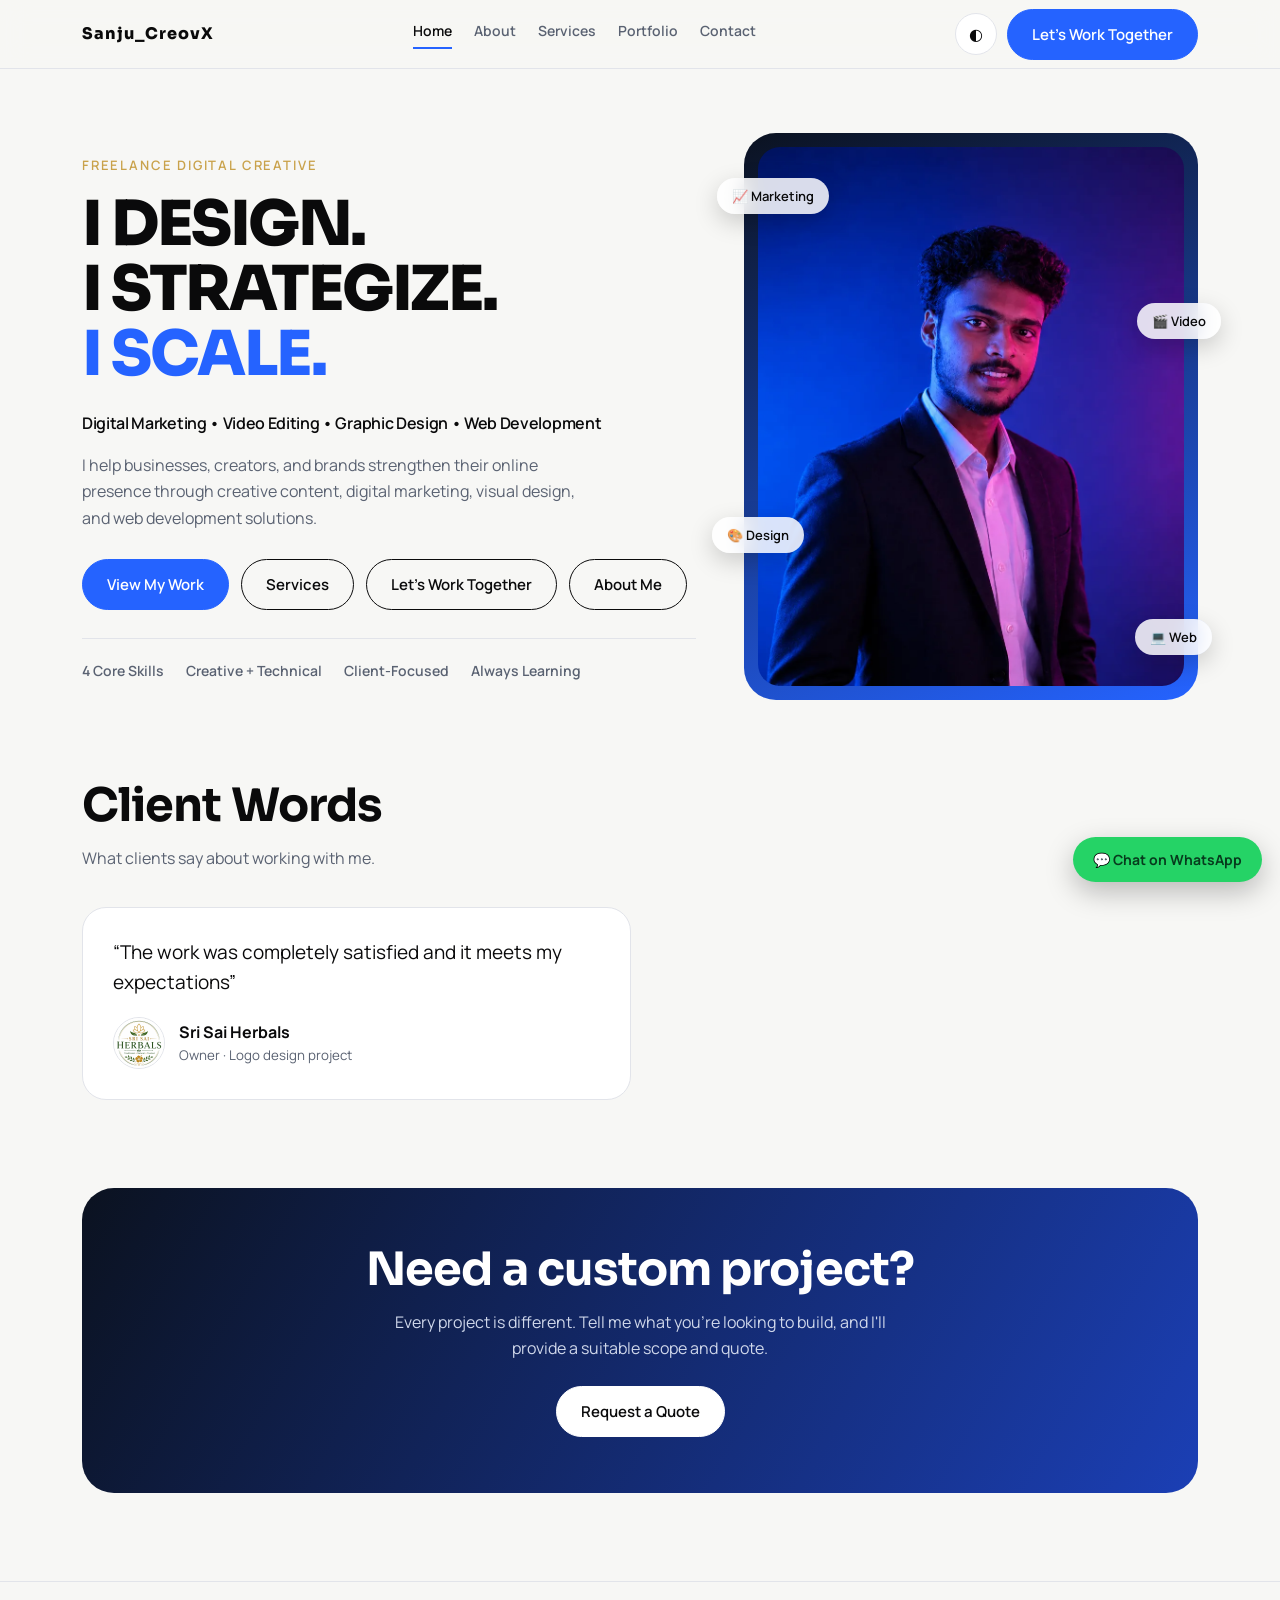
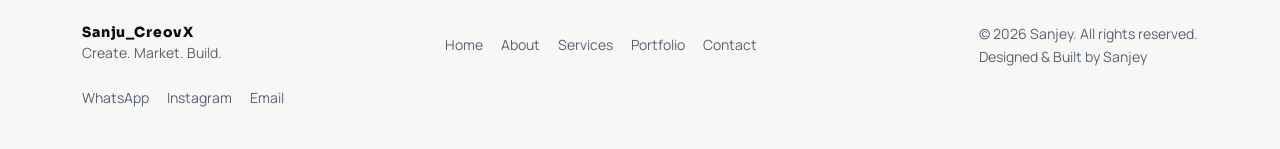
<file: index.html>
<!DOCTYPE html><html lang="en"><head>
<meta charset="utf-8">
<meta name="viewport" content="width=device-width, initial-scale=1">
<title>Sanjey | Freelance Digital Marketing, Video Editing &amp; Web Development</title>
<link rel="preconnect" href="https://fonts.googleapis.com"><link rel="preconnect" href="https://fonts.gstatic.com" crossorigin="">
<link href="https://fonts.googleapis.com/css2?family=Sora:wght@500;700;800&amp;family=Manrope:wght@400;500;600;700&amp;display=swap" rel="stylesheet">
<script>try{var t=localStorage.getItem("theme");if(t)document.documentElement.dataset.theme=t}catch(e){}</script>
<link rel="stylesheet" href="style.css">
<meta name="description" content="Freelance digital creative offering digital marketing, video editing, graphic design and web development for brands, creators and small businesses.">
<meta name="robots" content="index,follow,max-image-preview:large">
<meta name="theme-color" content="#0b1220">
<link rel="canonical" href="https://sanjeyyyyy.vercel.app/">
<meta property="og:site_name" content="Sanjey">
<meta property="og:type" content="website">
<meta property="og:title" content="Sanjey | Freelance Digital Marketing, Video Editing &amp; Web Development">
<meta property="og:description" content="Freelance digital creative offering digital marketing, video editing, graphic design and web development for brands, creators and small businesses.">
<meta property="og:url" content="https://sanjeyyyyy.vercel.app/">
<meta property="og:image" content="https://sanjeyyyyy.vercel.app/og-image-v2.png">
<meta property="og:image:width" content="1200"><meta property="og:image:height" content="630">
<meta property="og:locale" content="en_IN">
<meta name="twitter:card" content="summary_large_image">
<meta name="twitter:title" content="Sanjey | Freelance Digital Marketing, Video Editing &amp; Web Development">
<meta name="twitter:description" content="Freelance digital creative offering digital marketing, video editing, graphic design and web development for brands, creators and small businesses.">
<meta name="twitter:image" content="https://sanjeyyyyy.vercel.app/og-image-v2.png">
<link rel="icon" href="favicon.svg" type="image/svg+xml">
<link rel="apple-touch-icon" href="apple-touch-icon.png">
<link rel="preload" as="image" href="sanjey-neon.webp" fetchpriority="high">
<script type="application/ld+json">{"@context":"https://schema.org","@graph":[{"@type":"WebSite","@id":"https://sanjeyyyyy.vercel.app/#website","url":"https://sanjeyyyyy.vercel.app/","name":"Sanjey","inLanguage":"en-IN"},{"@type":["Person","ProfessionalService"],"@id":"https://sanjeyyyyy.vercel.app/#sanjey","name":"Sanjey","url":"https://sanjeyyyyy.vercel.app/","image":"https://sanjeyyyyy.vercel.app/sanjey-neon.webp","jobTitle":"Freelance Digital Creative","description":"Freelance digital creative offering digital marketing, video editing, graphic design and web development for brands, creators and small businesses.","areaServed":"IN","knowsAbout":["Digital Marketing","Video Editing","Graphic Design","Web Development","Social Media Marketing","Meta Ads"],"sameAs":["https://instagram.com/Sanjuu_CreovX"],"hasOfferCatalog":{"@type":"OfferCatalog","name":"Services","itemListElement":[{"@type":"Offer","itemOffered":{"@type":"Service","name":"Digital Marketing"}},{"@type":"Offer","itemOffered":{"@type":"Service","name":"Video Editing"}},{"@type":"Offer","itemOffered":{"@type":"Service","name":"Graphic Design"}},{"@type":"Offer","itemOffered":{"@type":"Service","name":"Web Development"}}]}}]}</script>

</head>
<body>
<nav><div class="wrap">
<a href="index.html" class="logo">Sanju_CreovX</a>
<div class="links" id="links"><a href="index.html" class="on">Home</a><a href="about.html">About</a><a href="services.html">Services</a><a href="portfolio.html">Portfolio</a><a href="contact.html">Contact</a></div>
<div class="nr"><button class="ib" id="theme" aria-label="Toggle dark mode">◐</button><a class="btn p cta-nav" href="contact.html">Let's Work Together</a><button class="ib burger" id="burger" aria-label="Menu">☰</button></div>
</div></nav>

<header class="hero" id="home"><div class="wrap hg">
<div>
<span class="tag">FREELANCE DIGITAL CREATIVE</span>
<h1>I DESIGN.<br>I STRATEGIZE.<br><span>I SCALE.</span></h1>
<h2 class="line">Digital Marketing • Video Editing • Graphic Design • Web Development</h2>
<p>I help businesses, creators, and brands strengthen their online presence through creative content, digital marketing, visual design, and web development solutions.</p>
<div class="ctas"><a class="btn p" href="portfolio.html">View My Work</a><a class="btn" href="services.html">Services</a><a class="btn" href="contact.html">Let's Work Together</a><a class="btn" href="about.html">About Me</a></div>
<div class="trust"><span>4 Core Skills</span><span>Creative + Technical</span><span>Client-Focused</span><span>Always Learning</span></div>
</div>
<div class="pic"><img src="sanjey-neon.webp" width="899" height="1200" alt="Sanjey, freelance digital creative, portrait in blue and magenta light" fetchpriority="high">
<span class="chip c1">📈 Marketing</span><span class="chip c2">🎬 Video</span><span class="chip c3">🎨 Design</span><span class="chip c4">💻 Web</span></div>
</div></header>

<section id="testimonials" style="padding-top:0"><div class="wrap rv">
<h2>Client Words</h2><p class="sub">What clients say about working with me.</p>
<div class="grid g2" id="testi"><figure class="card tq"><blockquote>“The work was completely satisfied and it meets my expectations”</blockquote><figcaption><img src="sri-sai-herbals-logo.webp" alt="Sri Sai Herbals logo"><span><b>Sri Sai Herbals</b><small>Owner · Logo design project</small></span></figcaption></figure></div>
</div></section>

<section style="padding-top:0"><div class="wrap rv"><div class="quote"><h2>Need a custom project?</h2><p>Every project is different. Tell me what you're looking to build, and I'll provide a suitable scope and quote.</p><a class="btn" href="contact.html">Request a Quote</a></div></div></section>

<footer><div class="wrap">
<div><div class="logo" style="color:var(--ink)">Sanju_CreovX</div>Create. Market. Build.</div>
<div class="fl"><a href="index.html">Home</a><a href="about.html">About</a><a href="services.html">Services</a><a href="portfolio.html">Portfolio</a><a href="contact.html">Contact</a></div>
<div>© 2026 Sanjey. All rights reserved.<br>Designed &amp; Built by Sanjey</div>
</div></footer>

<script src="main.js"></script>


</body></html>
</file>
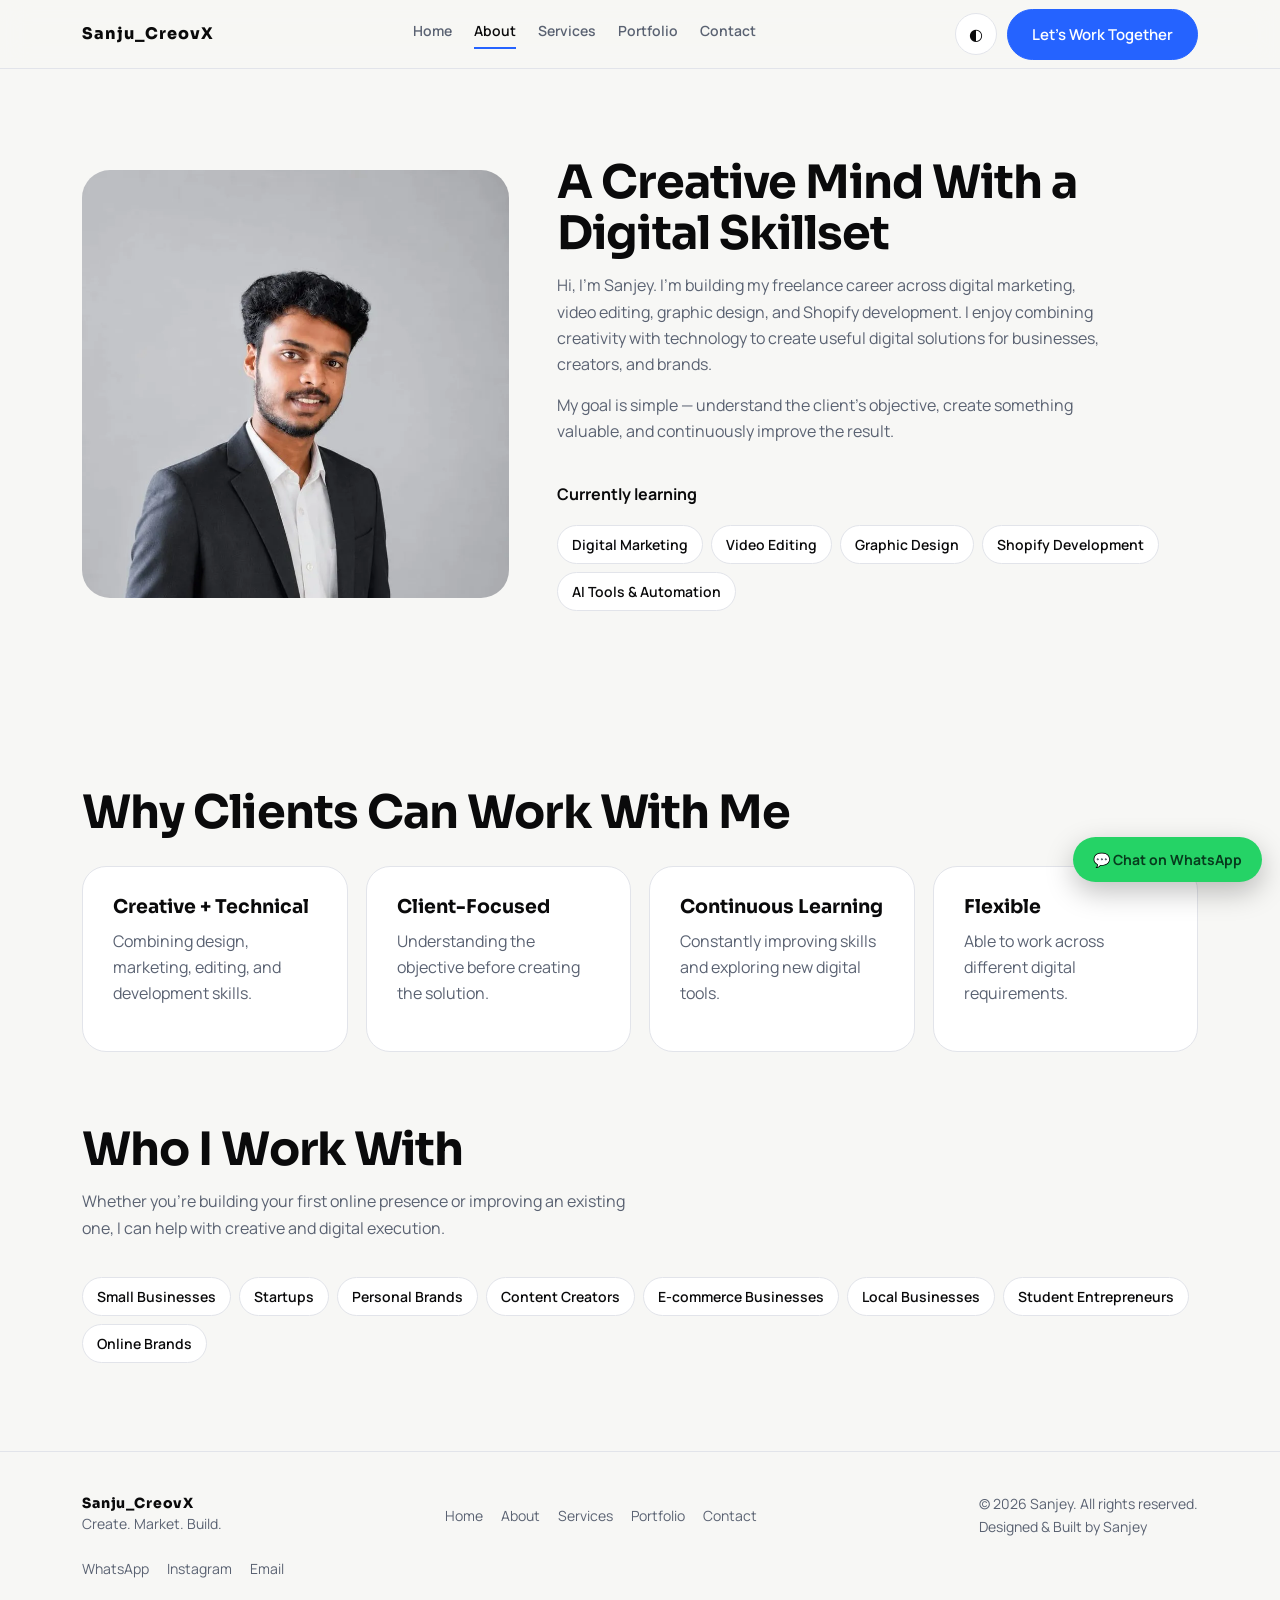
<file: about(1).html>
<!DOCTYPE html><html lang="en"><head>
<meta charset="utf-8">
<meta name="viewport" content="width=device-width, initial-scale=1">
<title>About Sanjey | Freelance Digital Creative</title>
<link rel="preconnect" href="https://fonts.googleapis.com"><link rel="preconnect" href="https://fonts.gstatic.com" crossorigin="">
<link href="https://fonts.googleapis.com/css2?family=Sora:wght@500;700;800&amp;family=Manrope:wght@400;500;600;700&amp;display=swap" rel="stylesheet">
<script>try{var t=localStorage.getItem("theme");if(t)document.documentElement.dataset.theme=t}catch(e){}</script>
<link rel="stylesheet" href="style.css">
<meta name="description" content="Meet Sanjey, a freelance digital creative combining marketing, video editing, graphic design and Shopify skills to help brands grow online.">
<meta name="robots" content="index,follow,max-image-preview:large">
<meta name="theme-color" content="#0b1220">
<link rel="canonical" href="https://sanjeyyyyy.vercel.app/about.html">
<meta property="og:site_name" content="Sanjey">
<meta property="og:type" content="website">
<meta property="og:title" content="About Sanjey | Freelance Digital Creative">
<meta property="og:description" content="Meet Sanjey, a freelance digital creative combining marketing, video editing, graphic design and Shopify skills to help brands grow online.">
<meta property="og:url" content="https://sanjeyyyyy.vercel.app/about.html">
<meta property="og:image" content="https://sanjeyyyyy.vercel.app/og-image.png">
<meta property="og:image:width" content="1200"><meta property="og:image:height" content="630">
<meta property="og:locale" content="en_IN">
<meta name="twitter:card" content="summary_large_image">
<meta name="twitter:title" content="About Sanjey | Freelance Digital Creative">
<meta name="twitter:description" content="Meet Sanjey, a freelance digital creative combining marketing, video editing, graphic design and Shopify skills to help brands grow online.">
<meta name="twitter:image" content="https://sanjeyyyyy.vercel.app/og-image.png">
<link rel="icon" href="favicon.svg" type="image/svg+xml">
<link rel="apple-touch-icon" href="apple-touch-icon.png">

</head>
<body>
<nav><div class="wrap">
<a href="index.html" class="logo">Sanju_CreovX</a>
<div class="links" id="links"><a href="index.html">Home</a><a href="about.html" class="on">About</a><a href="services.html">Services</a><a href="portfolio.html">Portfolio</a><a href="contact.html">Contact</a></div>
<div class="nr"><button class="ib" id="theme" aria-label="Toggle dark mode">◐</button><a class="btn p cta-nav" href="contact.html">Let's Work Together</a><button class="ib burger" id="burger" aria-label="Menu">☰</button></div>
</div></nav>

<section id="about"><div class="wrap about rv">
<img src="sanjey.webp" width="838" height="1120" alt="Portrait of Sanjey" loading="lazy">
<div>
<h1>A Creative Mind With a Digital Skillset</h1>
<p class="sub" style="margin-bottom:14px">Hi, I'm Sanjey. I'm building my freelance career across digital marketing, video editing, graphic design, and Shopify development. I enjoy combining creativity with technology to create useful digital solutions for businesses, creators, and brands.</p>
<p class="sub">My goal is simple — understand the client's objective, create something valuable, and continuously improve the result.</p>
<strong>Currently learning</strong>
<div class="chips"><span>Digital Marketing</span><span>Video Editing</span><span>Graphic Design</span><span>Shopify Development</span><span>AI Tools &amp; Automation</span></div>
</div></div></section>

<section><div class="wrap rv">
<h2>Why Clients Can Work With Me</h2><div class="grid g4" style="margin-top:28px" id="why"><div class="card"><h3 style="font-size:19px">Creative + Technical</h3><p>Combining design, marketing, editing, and development skills.</p></div><div class="card"><h3 style="font-size:19px">Client-Focused</h3><p>Understanding the objective before creating the solution.</p></div><div class="card"><h3 style="font-size:19px">Continuous Learning</h3><p>Constantly improving skills and exploring new digital tools.</p></div><div class="card"><h3 style="font-size:19px">Flexible</h3><p>Able to work across different digital requirements.</p></div></div>
<h2 style="margin-top:72px">Who I Work With</h2><p class="sub">Whether you're building your first online presence or improving an existing one, I can help with creative and digital execution.</p>
<div class="chips" id="who"><span>Small Businesses</span><span>Startups</span><span>Personal Brands</span><span>Content Creators</span><span>E-commerce Businesses</span><span>Local Businesses</span><span>Student Entrepreneurs</span><span>Online Brands</span></div>
</div></section>

<footer><div class="wrap">
<div><div class="logo" style="color:var(--ink)">Sanju_CreovX</div>Create. Market. Build.</div>
<div class="fl"><a href="index.html">Home</a><a href="about.html">About</a><a href="services.html">Services</a><a href="portfolio.html">Portfolio</a><a href="contact.html">Contact</a></div>
<div>© 2026 Sanjey. All rights reserved.<br>Designed &amp; Built by Sanjey</div>
</div></footer>

<script src="main.js"></script>


</body></html>
</file>
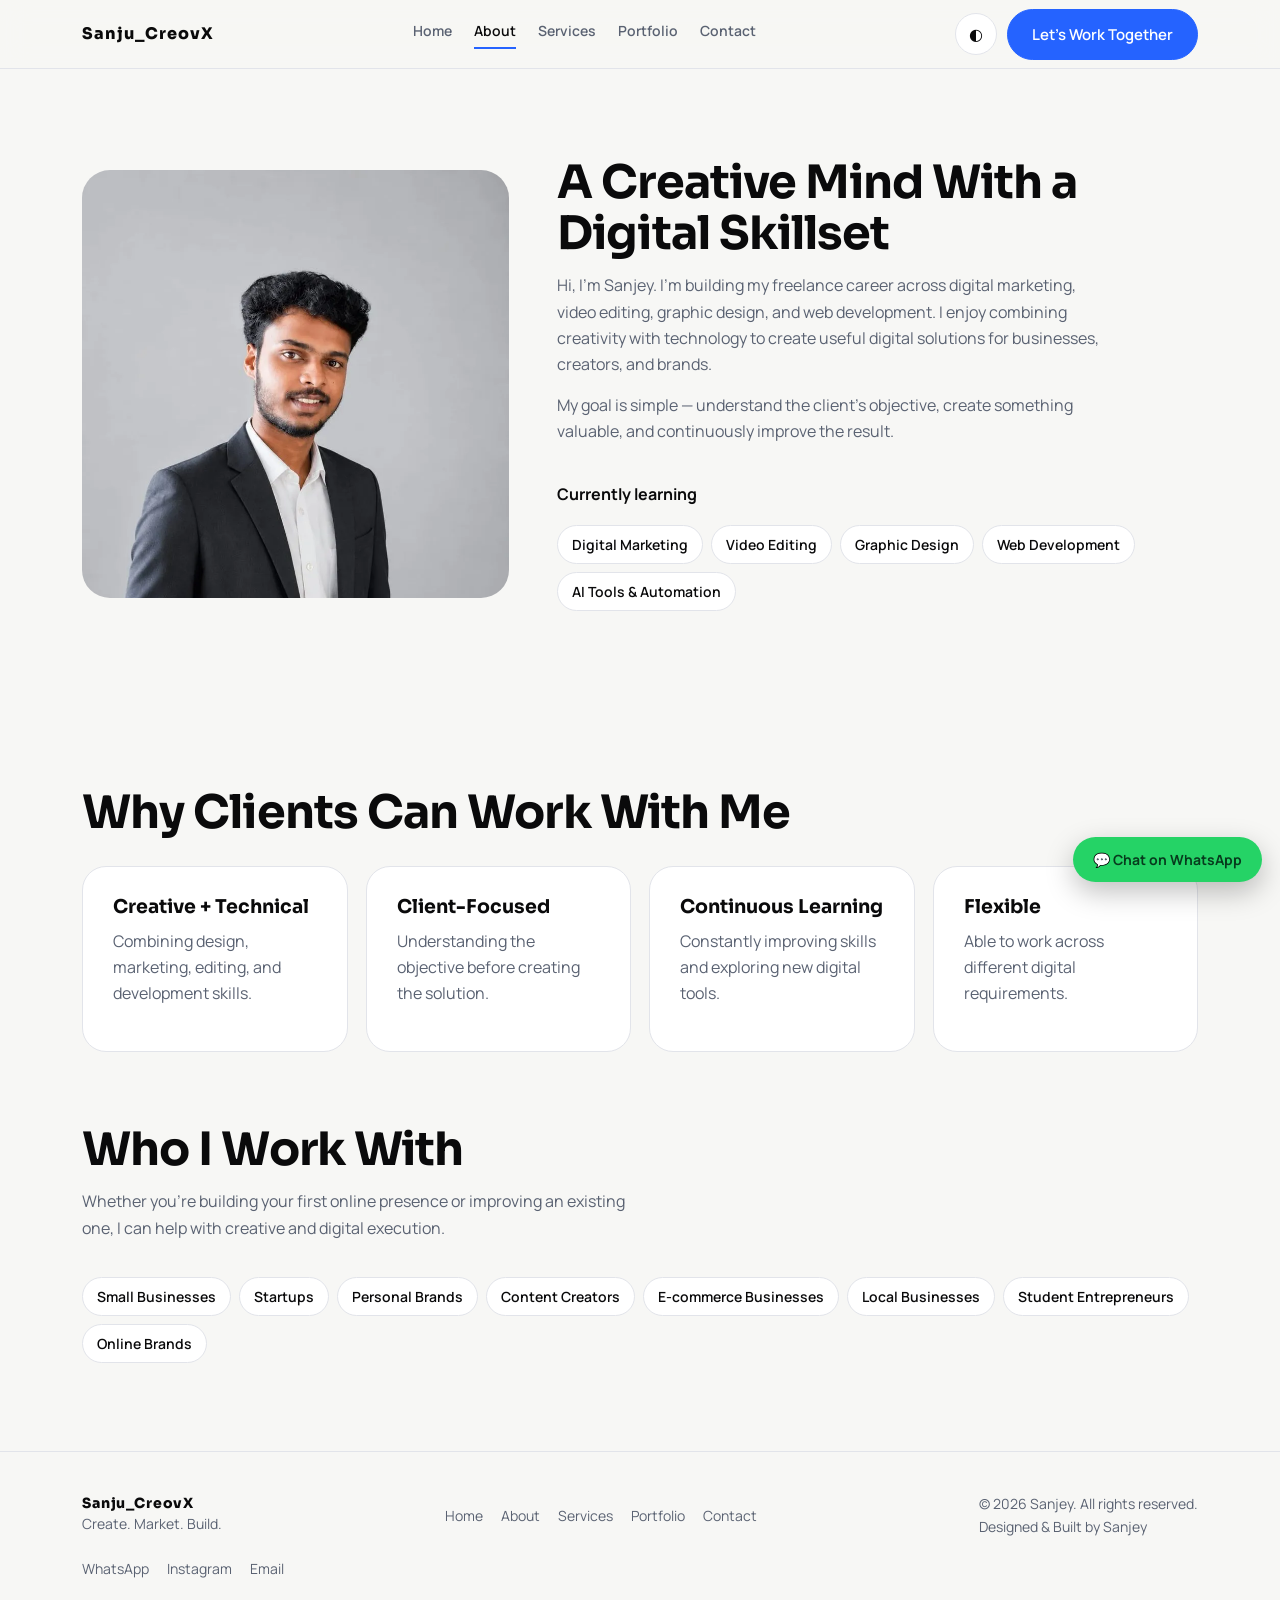
<file: about.html>
<!DOCTYPE html><html lang="en"><head>
<meta charset="utf-8">
<meta name="viewport" content="width=device-width, initial-scale=1">
<title>About Sanjey | Freelance Digital Creative</title>
<link rel="preconnect" href="https://fonts.googleapis.com"><link rel="preconnect" href="https://fonts.gstatic.com" crossorigin="">
<link href="https://fonts.googleapis.com/css2?family=Sora:wght@500;700;800&amp;family=Manrope:wght@400;500;600;700&amp;display=swap" rel="stylesheet">
<script>try{var t=localStorage.getItem("theme");if(t)document.documentElement.dataset.theme=t}catch(e){}</script>
<link rel="stylesheet" href="style.css">
<meta name="description" content="Meet Sanjey, a freelance digital creative combining marketing, video editing, graphic design and web development skills to help brands grow online.">
<meta name="robots" content="index,follow,max-image-preview:large">
<meta name="theme-color" content="#0b1220">
<link rel="canonical" href="https://sanjeyyyyy.vercel.app/about.html">
<meta property="og:site_name" content="Sanjey">
<meta property="og:type" content="website">
<meta property="og:title" content="About Sanjey | Freelance Digital Creative">
<meta property="og:description" content="Meet Sanjey, a freelance digital creative combining marketing, video editing, graphic design and web development skills to help brands grow online.">
<meta property="og:url" content="https://sanjeyyyyy.vercel.app/about.html">
<meta property="og:image" content="https://sanjeyyyyy.vercel.app/og-image-v2.png">
<meta property="og:image:width" content="1200"><meta property="og:image:height" content="630">
<meta property="og:locale" content="en_IN">
<meta name="twitter:card" content="summary_large_image">
<meta name="twitter:title" content="About Sanjey | Freelance Digital Creative">
<meta name="twitter:description" content="Meet Sanjey, a freelance digital creative combining marketing, video editing, graphic design and web development skills to help brands grow online.">
<meta name="twitter:image" content="https://sanjeyyyyy.vercel.app/og-image-v2.png">
<link rel="icon" href="favicon.svg" type="image/svg+xml">
<link rel="apple-touch-icon" href="apple-touch-icon.png">

</head>
<body>
<nav><div class="wrap">
<a href="index.html" class="logo">Sanju_CreovX</a>
<div class="links" id="links"><a href="index.html">Home</a><a href="about.html" class="on">About</a><a href="services.html">Services</a><a href="portfolio.html">Portfolio</a><a href="contact.html">Contact</a></div>
<div class="nr"><button class="ib" id="theme" aria-label="Toggle dark mode">◐</button><a class="btn p cta-nav" href="contact.html">Let's Work Together</a><button class="ib burger" id="burger" aria-label="Menu">☰</button></div>
</div></nav>

<section id="about"><div class="wrap about rv">
<img src="sanjey.webp" width="838" height="1120" alt="Portrait of Sanjey" loading="lazy">
<div>
<h1>A Creative Mind With a Digital Skillset</h1>
<p class="sub" style="margin-bottom:14px">Hi, I'm Sanjey. I'm building my freelance career across digital marketing, video editing, graphic design, and web development. I enjoy combining creativity with technology to create useful digital solutions for businesses, creators, and brands.</p>
<p class="sub">My goal is simple — understand the client's objective, create something valuable, and continuously improve the result.</p>
<strong>Currently learning</strong>
<div class="chips"><span>Digital Marketing</span><span>Video Editing</span><span>Graphic Design</span><span>Web Development</span><span>AI Tools &amp; Automation</span></div>
</div></div></section>

<section><div class="wrap rv">
<h2>Why Clients Can Work With Me</h2><div class="grid g4" style="margin-top:28px" id="why"><div class="card"><h3 style="font-size:19px">Creative + Technical</h3><p>Combining design, marketing, editing, and development skills.</p></div><div class="card"><h3 style="font-size:19px">Client-Focused</h3><p>Understanding the objective before creating the solution.</p></div><div class="card"><h3 style="font-size:19px">Continuous Learning</h3><p>Constantly improving skills and exploring new digital tools.</p></div><div class="card"><h3 style="font-size:19px">Flexible</h3><p>Able to work across different digital requirements.</p></div></div>
<h2 style="margin-top:72px">Who I Work With</h2><p class="sub">Whether you're building your first online presence or improving an existing one, I can help with creative and digital execution.</p>
<div class="chips" id="who"><span>Small Businesses</span><span>Startups</span><span>Personal Brands</span><span>Content Creators</span><span>E-commerce Businesses</span><span>Local Businesses</span><span>Student Entrepreneurs</span><span>Online Brands</span></div>
</div></section>

<footer><div class="wrap">
<div><div class="logo" style="color:var(--ink)">Sanju_CreovX</div>Create. Market. Build.</div>
<div class="fl"><a href="index.html">Home</a><a href="about.html">About</a><a href="services.html">Services</a><a href="portfolio.html">Portfolio</a><a href="contact.html">Contact</a></div>
<div>© 2026 Sanjey. All rights reserved.<br>Designed &amp; Built by Sanjey</div>
</div></footer>

<script src="main.js"></script>


</body></html>
</file>
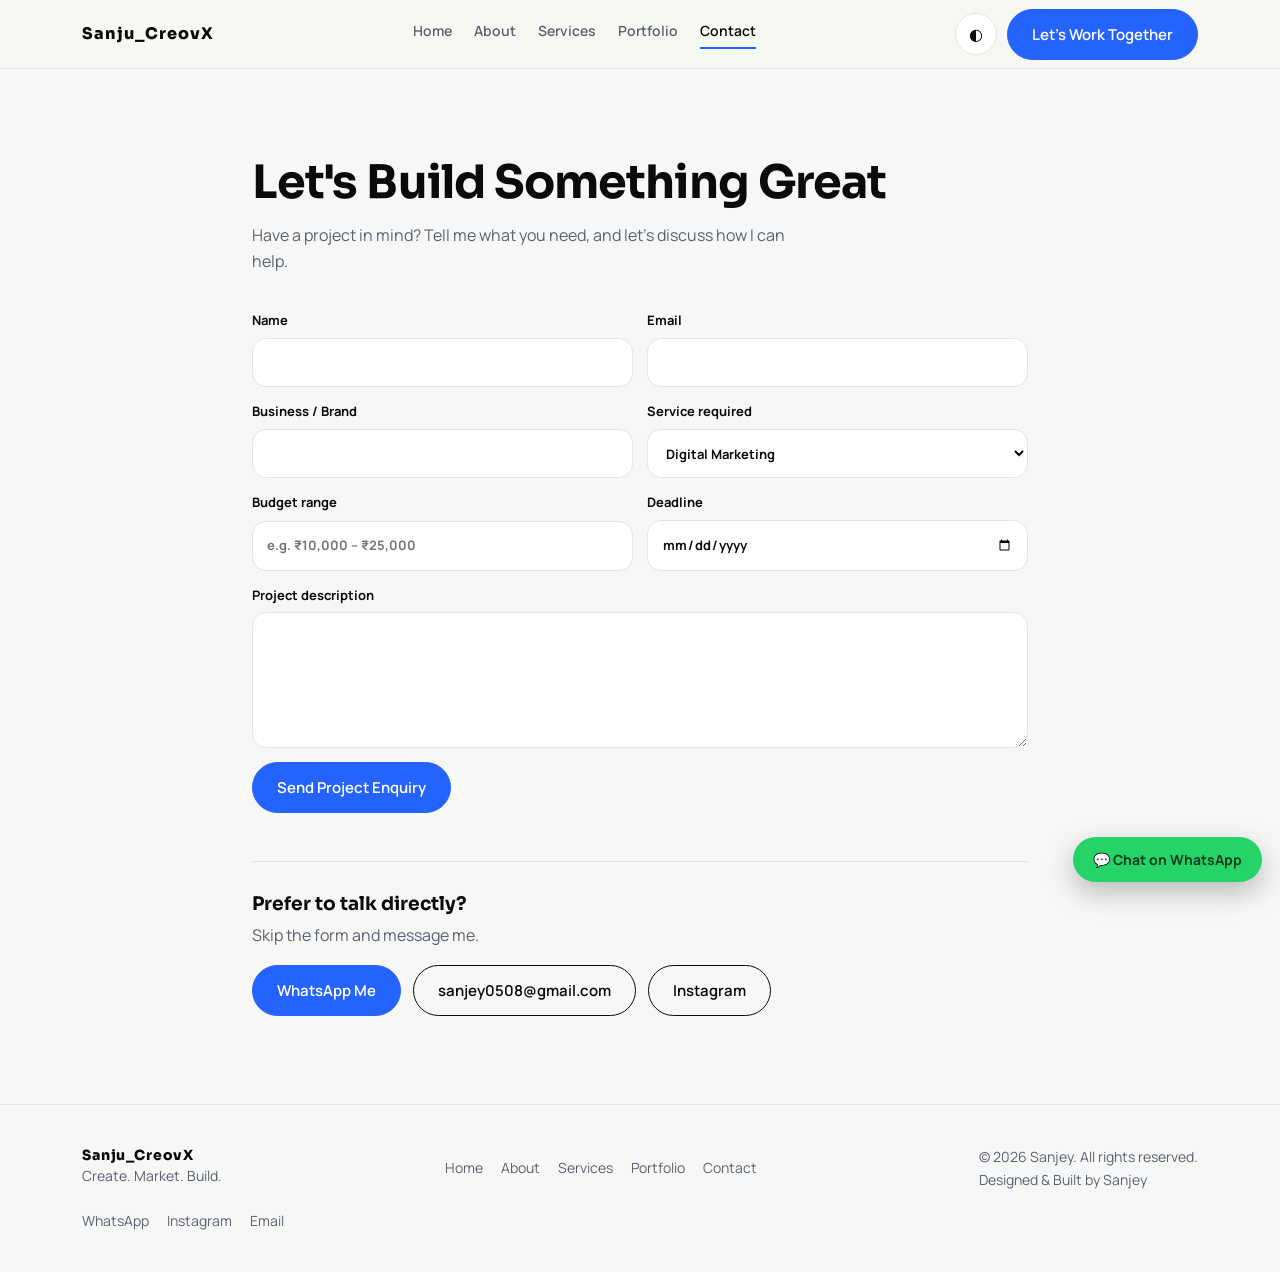
<file: contact.html>
<!DOCTYPE html><html lang="en"><head>
<meta charset="utf-8">
<meta name="viewport" content="width=device-width, initial-scale=1">
<title>Contact Sanjey | Get a Quote for Your Project</title>
<link rel="preconnect" href="https://fonts.googleapis.com"><link rel="preconnect" href="https://fonts.gstatic.com" crossorigin="">
<link href="https://fonts.googleapis.com/css2?family=Sora:wght@500;700;800&amp;family=Manrope:wght@400;500;600;700&amp;display=swap" rel="stylesheet">
<script>try{var t=localStorage.getItem("theme");if(t)document.documentElement.dataset.theme=t}catch(e){}</script>
<link rel="stylesheet" href="style.css">
<meta name="description" content="Tell Sanjey about your project and get a quote for digital marketing, video editing, graphic design or web development work. Reply via form, WhatsApp or email.">
<meta name="robots" content="index,follow,max-image-preview:large">
<meta name="theme-color" content="#0b1220">
<link rel="canonical" href="https://sanjeyyyyy.vercel.app/contact.html">
<meta property="og:site_name" content="Sanjey">
<meta property="og:type" content="website">
<meta property="og:title" content="Contact Sanjey | Get a Quote for Your Project">
<meta property="og:description" content="Tell Sanjey about your project and get a quote for digital marketing, video editing, graphic design or web development work. Reply via form, WhatsApp or email.">
<meta property="og:url" content="https://sanjeyyyyy.vercel.app/contact.html">
<meta property="og:image" content="https://sanjeyyyyy.vercel.app/og-image-v2.png">
<meta property="og:image:width" content="1200"><meta property="og:image:height" content="630">
<meta property="og:locale" content="en_IN">
<meta name="twitter:card" content="summary_large_image">
<meta name="twitter:title" content="Contact Sanjey | Get a Quote for Your Project">
<meta name="twitter:description" content="Tell Sanjey about your project and get a quote for digital marketing, video editing, graphic design or web development work. Reply via form, WhatsApp or email.">
<meta name="twitter:image" content="https://sanjeyyyyy.vercel.app/og-image-v2.png">
<link rel="icon" href="favicon.svg" type="image/svg+xml">
<link rel="apple-touch-icon" href="apple-touch-icon.png">

</head>
<body>
<nav><div class="wrap">
<a href="index.html" class="logo">Sanju_CreovX</a>
<div class="links" id="links"><a href="index.html">Home</a><a href="about.html">About</a><a href="services.html">Services</a><a href="portfolio.html">Portfolio</a><a href="contact.html" class="on">Contact</a></div>
<div class="nr"><button class="ib" id="theme" aria-label="Toggle dark mode">◐</button><a class="btn p cta-nav" href="contact.html">Let's Work Together</a><button class="ib burger" id="burger" aria-label="Menu">☰</button></div>
</div></nav>

<section id="contact"><div class="wrap rv" style="max-width:820px">
<h1>Let's Build Something Great</h1><p class="sub">Have a project in mind? Tell me what you need, and let's discuss how I can help.</p>
<form id="form" novalidate="">
<label>Name<input name="name" required=""></label>
<label>Email<input name="email" type="email" required=""></label>
<label>Business / Brand<input name="brand"></label>
<label>Service required<select name="service"><option>Digital Marketing</option><option>Video Editing</option><option>Graphic Design</option><option>Web Development</option><option>Multiple Services</option></select></label>
<label>Budget range<input name="budget" placeholder="e.g. ₹10,000 – ₹25,000"></label>
<label>Deadline<input name="deadline" type="date"></label>
<label class="f">Project description<textarea name="desc" rows="5" required=""></textarea></label>
<input class="hp" name="website" tabindex="-1" autocomplete="off" aria-hidden="true">
<div class="f"><button class="btn p" type="submit">Send Project Enquiry</button></div>
</form><div id="ok" role="status"></div>
<div id="chat" style="margin-top:48px;padding-top:32px;border-top:1px solid var(--line)"></div>
</div></section>

<footer><div class="wrap">
<div><div class="logo" style="color:var(--ink)">Sanju_CreovX</div>Create. Market. Build.</div>
<div class="fl"><a href="index.html">Home</a><a href="about.html">About</a><a href="services.html">Services</a><a href="portfolio.html">Portfolio</a><a href="contact.html">Contact</a></div>
<div>© 2026 Sanjey. All rights reserved.<br>Designed &amp; Built by Sanjey</div>
</div></footer>

<script src="main.js"></script>


</body></html>
</file>
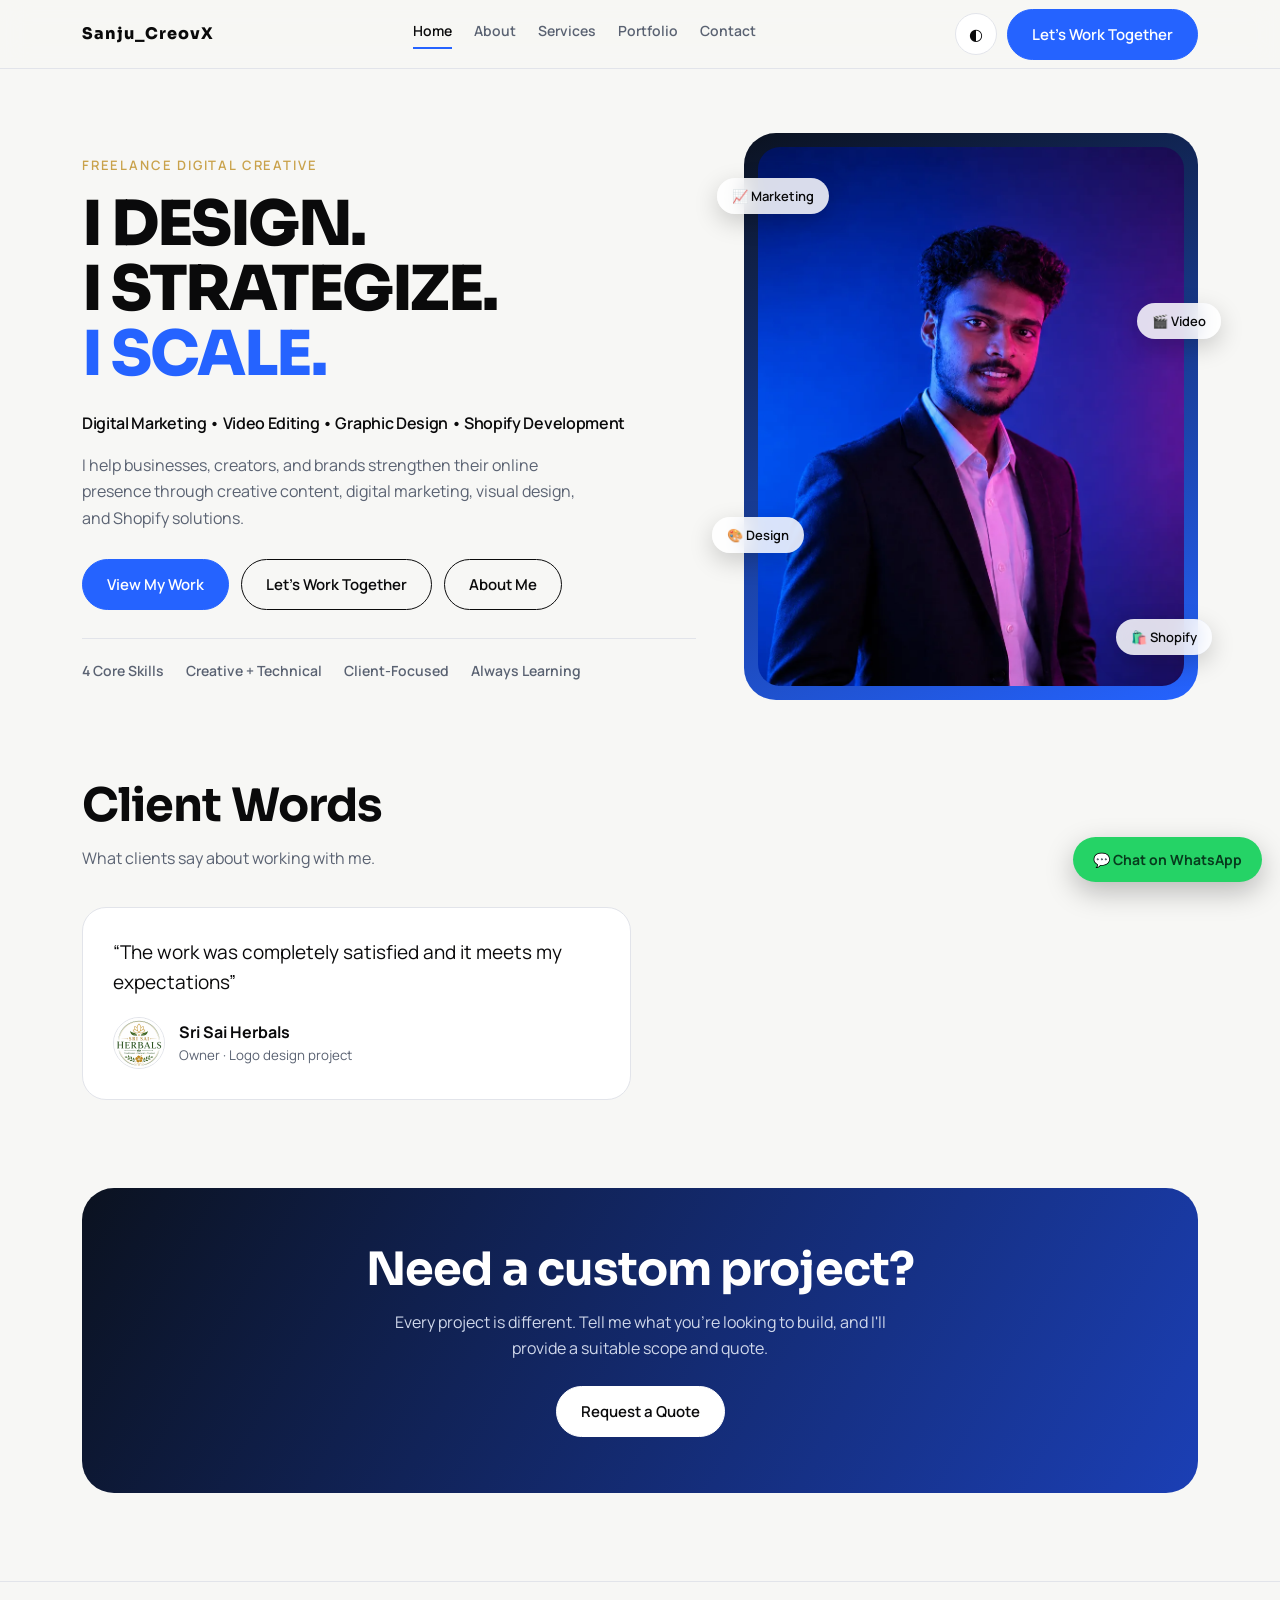
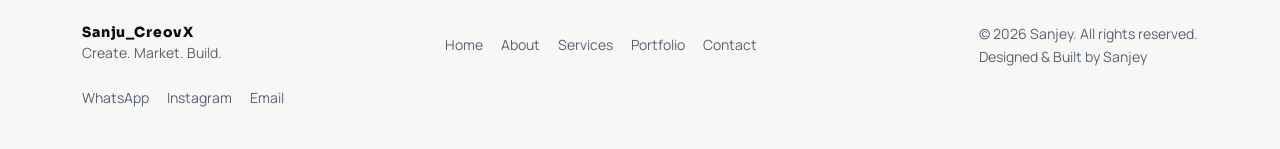
<file: index(1).html>
<!DOCTYPE html><html lang="en"><head>
<meta charset="utf-8">
<meta name="viewport" content="width=device-width, initial-scale=1">
<title>Sanjey | Freelance Digital Marketing, Video Editing &amp; Shopify</title>
<link rel="preconnect" href="https://fonts.googleapis.com"><link rel="preconnect" href="https://fonts.gstatic.com" crossorigin="">
<link href="https://fonts.googleapis.com/css2?family=Sora:wght@500;700;800&amp;family=Manrope:wght@400;500;600;700&amp;display=swap" rel="stylesheet">
<script>try{var t=localStorage.getItem("theme");if(t)document.documentElement.dataset.theme=t}catch(e){}</script>
<link rel="stylesheet" href="style.css">
<meta name="description" content="Freelance digital creative offering digital marketing, video editing, graphic design and Shopify store development for brands, creators and small businesses.">
<meta name="robots" content="index,follow,max-image-preview:large">
<meta name="theme-color" content="#0b1220">
<link rel="canonical" href="https://sanjeyyyyy.vercel.app/">
<meta property="og:site_name" content="Sanjey">
<meta property="og:type" content="website">
<meta property="og:title" content="Sanjey | Freelance Digital Marketing, Video Editing &amp; Shopify">
<meta property="og:description" content="Freelance digital creative offering digital marketing, video editing, graphic design and Shopify store development for brands, creators and small businesses.">
<meta property="og:url" content="https://sanjeyyyyy.vercel.app/">
<meta property="og:image" content="https://sanjeyyyyy.vercel.app/og-image.png">
<meta property="og:image:width" content="1200"><meta property="og:image:height" content="630">
<meta property="og:locale" content="en_IN">
<meta name="twitter:card" content="summary_large_image">
<meta name="twitter:title" content="Sanjey | Freelance Digital Marketing, Video Editing &amp; Shopify">
<meta name="twitter:description" content="Freelance digital creative offering digital marketing, video editing, graphic design and Shopify store development for brands, creators and small businesses.">
<meta name="twitter:image" content="https://sanjeyyyyy.vercel.app/og-image.png">
<link rel="icon" href="favicon.svg" type="image/svg+xml">
<link rel="apple-touch-icon" href="apple-touch-icon.png">
<link rel="preload" as="image" href="sanjey-neon.webp" fetchpriority="high">
<script type="application/ld+json">{"@context":"https://schema.org","@graph":[{"@type":"WebSite","@id":"https://sanjeyyyyy.vercel.app/#website","url":"https://sanjeyyyyy.vercel.app/","name":"Sanjey","inLanguage":"en-IN"},{"@type":["Person","ProfessionalService"],"@id":"https://sanjeyyyyy.vercel.app/#sanjey","name":"Sanjey","url":"https://sanjeyyyyy.vercel.app/","image":"https://sanjeyyyyy.vercel.app/sanjey-neon.webp","jobTitle":"Freelance Digital Creative","description":"Freelance digital creative offering digital marketing, video editing, graphic design and Shopify store development for brands, creators and small businesses.","areaServed":"IN","knowsAbout":["Digital Marketing","Video Editing","Graphic Design","Shopify Development","Social Media Marketing","Meta Ads"],"sameAs":["https://instagram.com/Sanjuu_CreovX"],"hasOfferCatalog":{"@type":"OfferCatalog","name":"Services","itemListElement":[{"@type":"Offer","itemOffered":{"@type":"Service","name":"Digital Marketing"}},{"@type":"Offer","itemOffered":{"@type":"Service","name":"Video Editing"}},{"@type":"Offer","itemOffered":{"@type":"Service","name":"Graphic Design"}},{"@type":"Offer","itemOffered":{"@type":"Service","name":"Shopify Development"}}]}}]}</script>

</head>
<body>
<nav><div class="wrap">
<a href="index.html" class="logo">Sanju_CreovX</a>
<div class="links" id="links"><a href="index.html" class="on">Home</a><a href="about.html">About</a><a href="services.html">Services</a><a href="portfolio.html">Portfolio</a><a href="contact.html">Contact</a></div>
<div class="nr"><button class="ib" id="theme" aria-label="Toggle dark mode">◐</button><a class="btn p cta-nav" href="contact.html">Let's Work Together</a><button class="ib burger" id="burger" aria-label="Menu">☰</button></div>
</div></nav>

<header class="hero" id="home"><div class="wrap hg">
<div>
<span class="tag">FREELANCE DIGITAL CREATIVE</span>
<h1>I DESIGN.<br>I STRATEGIZE.<br><span>I SCALE.</span></h1>
<h2 class="line">Digital Marketing • Video Editing • Graphic Design • Shopify Development</h2>
<p>I help businesses, creators, and brands strengthen their online presence through creative content, digital marketing, visual design, and Shopify solutions.</p>
<div class="ctas"><a class="btn p" href="portfolio.html">View My Work</a><a class="btn" href="contact.html">Let's Work Together</a><a class="btn" href="about.html">About Me</a></div>
<div class="trust"><span>4 Core Skills</span><span>Creative + Technical</span><span>Client-Focused</span><span>Always Learning</span></div>
</div>
<div class="pic"><img src="sanjey-neon.webp" width="899" height="1200" alt="Sanjey, freelance digital creative, portrait in blue and magenta light" fetchpriority="high">
<span class="chip c1">📈 Marketing</span><span class="chip c2">🎬 Video</span><span class="chip c3">🎨 Design</span><span class="chip c4">🛍️ Shopify</span></div>
</div></header>

<section id="testimonials" style="padding-top:0"><div class="wrap rv">
<h2>Client Words</h2><p class="sub">What clients say about working with me.</p>
<div class="grid g2" id="testi"><figure class="card tq"><blockquote>“The work was completely satisfied and it meets my expectations”</blockquote><figcaption><img src="sri-sai-herbals-logo.webp" alt="Sri Sai Herbals logo"><span><b>Sri Sai Herbals</b><small>Owner · Logo design project</small></span></figcaption></figure></div>
</div></section>

<section style="padding-top:0"><div class="wrap rv"><div class="quote"><h2>Need a custom project?</h2><p>Every project is different. Tell me what you're looking to build, and I'll provide a suitable scope and quote.</p><a class="btn" href="contact.html">Request a Quote</a></div></div></section>

<footer><div class="wrap">
<div><div class="logo" style="color:var(--ink)">Sanju_CreovX</div>Create. Market. Build.</div>
<div class="fl"><a href="index.html">Home</a><a href="about.html">About</a><a href="services.html">Services</a><a href="portfolio.html">Portfolio</a><a href="contact.html">Contact</a></div>
<div>© 2026 Sanjey. All rights reserved.<br>Designed &amp; Built by Sanjey</div>
</div></footer>

<script src="main.js"></script>


</body></html>
</file>
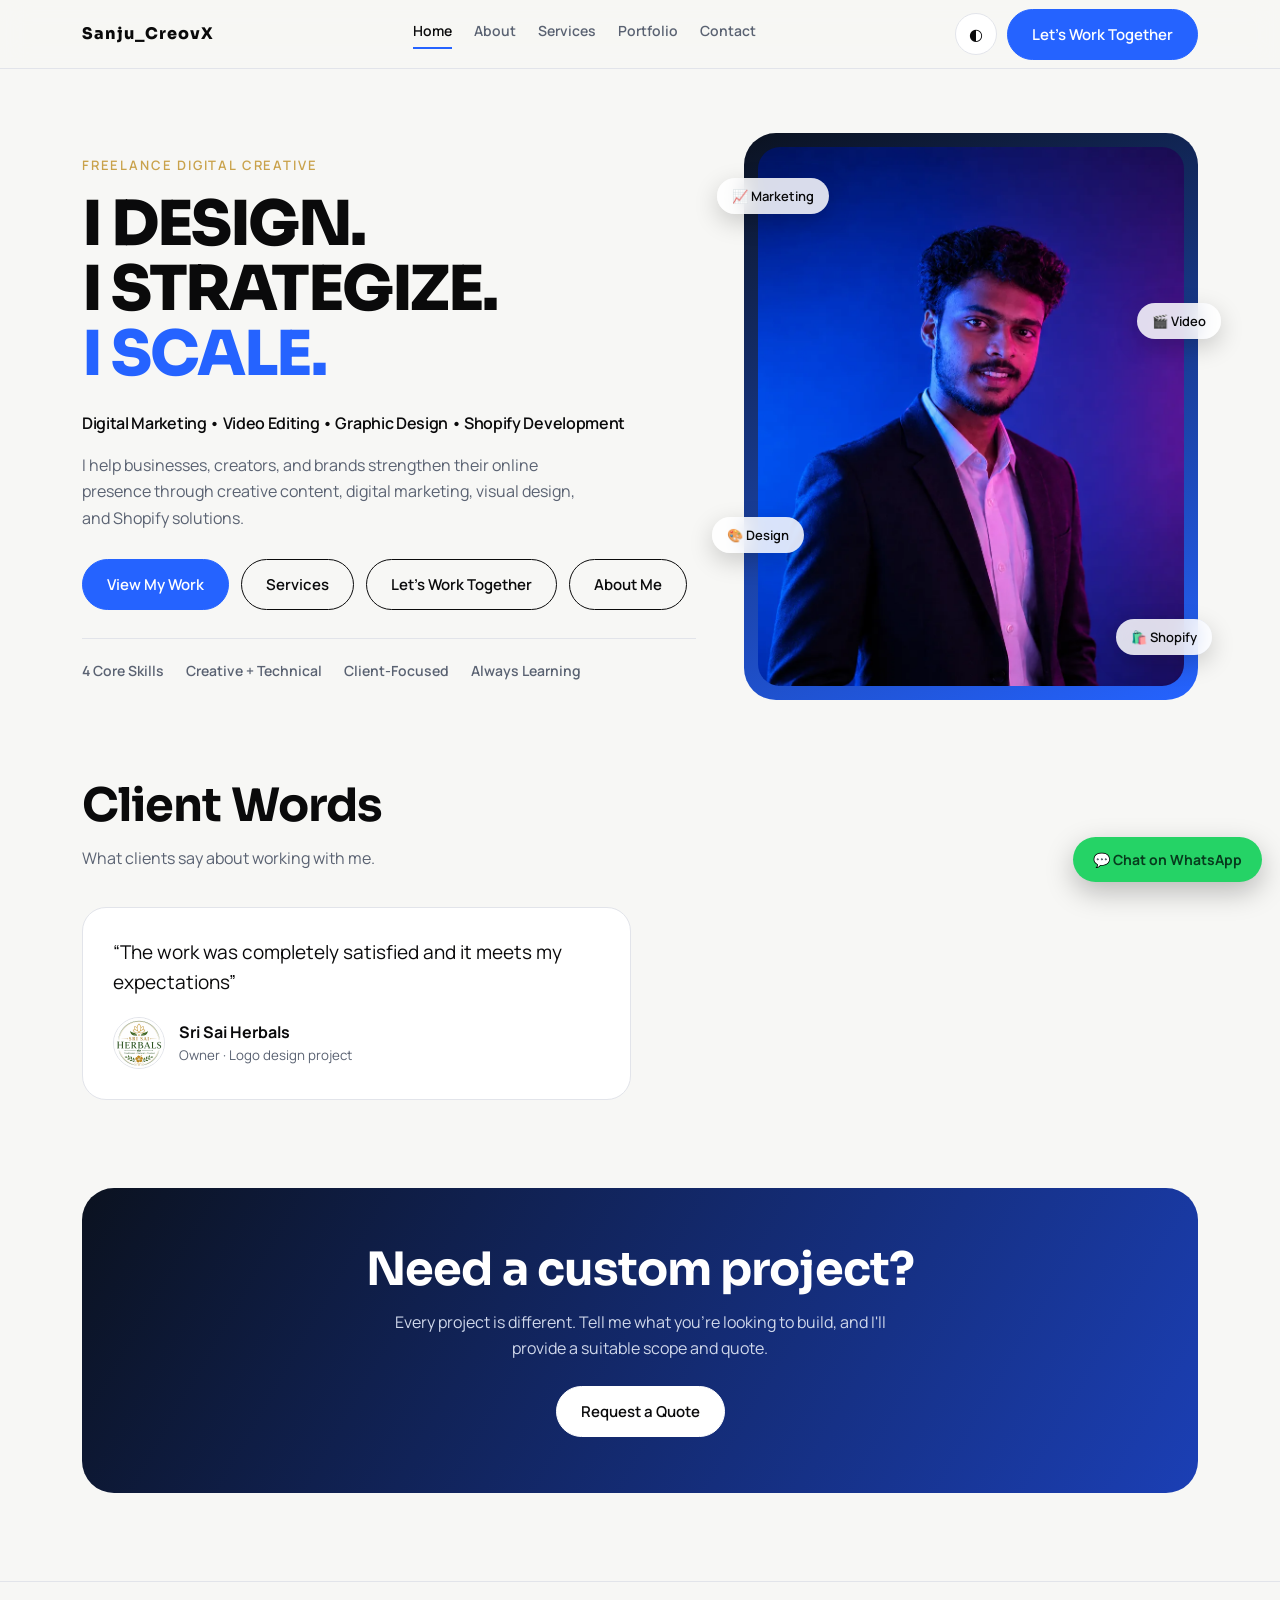
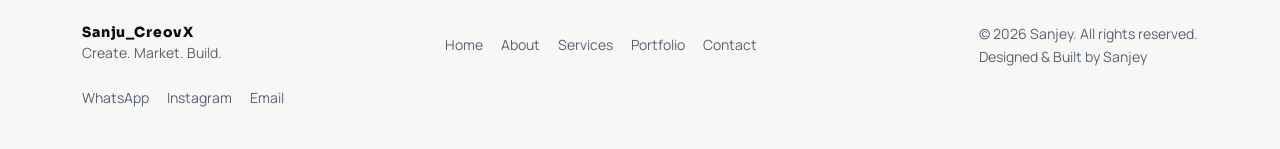
<file: index(2).html>
<!DOCTYPE html><html lang="en"><head>
<meta charset="utf-8">
<meta name="viewport" content="width=device-width, initial-scale=1">
<title>Sanjey | Freelance Digital Marketing, Video Editing &amp; Shopify</title>
<link rel="preconnect" href="https://fonts.googleapis.com"><link rel="preconnect" href="https://fonts.gstatic.com" crossorigin="">
<link href="https://fonts.googleapis.com/css2?family=Sora:wght@500;700;800&amp;family=Manrope:wght@400;500;600;700&amp;display=swap" rel="stylesheet">
<script>try{var t=localStorage.getItem("theme");if(t)document.documentElement.dataset.theme=t}catch(e){}</script>
<link rel="stylesheet" href="style.css">
<meta name="description" content="Freelance digital creative offering digital marketing, video editing, graphic design and Shopify store development for brands, creators and small businesses.">
<meta name="robots" content="index,follow,max-image-preview:large">
<meta name="theme-color" content="#0b1220">
<link rel="canonical" href="https://sanjeyyyyy.vercel.app/">
<meta property="og:site_name" content="Sanjey">
<meta property="og:type" content="website">
<meta property="og:title" content="Sanjey | Freelance Digital Marketing, Video Editing &amp; Shopify">
<meta property="og:description" content="Freelance digital creative offering digital marketing, video editing, graphic design and Shopify store development for brands, creators and small businesses.">
<meta property="og:url" content="https://sanjeyyyyy.vercel.app/">
<meta property="og:image" content="https://sanjeyyyyy.vercel.app/og-image.png">
<meta property="og:image:width" content="1200"><meta property="og:image:height" content="630">
<meta property="og:locale" content="en_IN">
<meta name="twitter:card" content="summary_large_image">
<meta name="twitter:title" content="Sanjey | Freelance Digital Marketing, Video Editing &amp; Shopify">
<meta name="twitter:description" content="Freelance digital creative offering digital marketing, video editing, graphic design and Shopify store development for brands, creators and small businesses.">
<meta name="twitter:image" content="https://sanjeyyyyy.vercel.app/og-image.png">
<link rel="icon" href="favicon.svg" type="image/svg+xml">
<link rel="apple-touch-icon" href="apple-touch-icon.png">
<link rel="preload" as="image" href="sanjey-neon.webp" fetchpriority="high">
<script type="application/ld+json">{"@context":"https://schema.org","@graph":[{"@type":"WebSite","@id":"https://sanjeyyyyy.vercel.app/#website","url":"https://sanjeyyyyy.vercel.app/","name":"Sanjey","inLanguage":"en-IN"},{"@type":["Person","ProfessionalService"],"@id":"https://sanjeyyyyy.vercel.app/#sanjey","name":"Sanjey","url":"https://sanjeyyyyy.vercel.app/","image":"https://sanjeyyyyy.vercel.app/sanjey-neon.webp","jobTitle":"Freelance Digital Creative","description":"Freelance digital creative offering digital marketing, video editing, graphic design and Shopify store development for brands, creators and small businesses.","areaServed":"IN","knowsAbout":["Digital Marketing","Video Editing","Graphic Design","Shopify Development","Social Media Marketing","Meta Ads"],"sameAs":["https://instagram.com/Sanjuu_CreovX"],"hasOfferCatalog":{"@type":"OfferCatalog","name":"Services","itemListElement":[{"@type":"Offer","itemOffered":{"@type":"Service","name":"Digital Marketing"}},{"@type":"Offer","itemOffered":{"@type":"Service","name":"Video Editing"}},{"@type":"Offer","itemOffered":{"@type":"Service","name":"Graphic Design"}},{"@type":"Offer","itemOffered":{"@type":"Service","name":"Shopify Development"}}]}}]}</script>

</head>
<body>
<nav><div class="wrap">
<a href="index.html" class="logo">Sanju_CreovX</a>
<div class="links" id="links"><a href="index.html" class="on">Home</a><a href="about.html">About</a><a href="services.html">Services</a><a href="portfolio.html">Portfolio</a><a href="contact.html">Contact</a></div>
<div class="nr"><button class="ib" id="theme" aria-label="Toggle dark mode">◐</button><a class="btn p cta-nav" href="contact.html">Let's Work Together</a><button class="ib burger" id="burger" aria-label="Menu">☰</button></div>
</div></nav>

<header class="hero" id="home"><div class="wrap hg">
<div>
<span class="tag">FREELANCE DIGITAL CREATIVE</span>
<h1>I DESIGN.<br>I STRATEGIZE.<br><span>I SCALE.</span></h1>
<h2 class="line">Digital Marketing • Video Editing • Graphic Design • Shopify Development</h2>
<p>I help businesses, creators, and brands strengthen their online presence through creative content, digital marketing, visual design, and Shopify solutions.</p>
<div class="ctas"><a class="btn p" href="portfolio.html">View My Work</a><a class="btn" href="services.html">Services</a><a class="btn" href="contact.html">Let's Work Together</a><a class="btn" href="about.html">About Me</a></div>
<div class="trust"><span>4 Core Skills</span><span>Creative + Technical</span><span>Client-Focused</span><span>Always Learning</span></div>
</div>
<div class="pic"><img src="sanjey-neon.webp" width="899" height="1200" alt="Sanjey, freelance digital creative, portrait in blue and magenta light" fetchpriority="high">
<span class="chip c1">📈 Marketing</span><span class="chip c2">🎬 Video</span><span class="chip c3">🎨 Design</span><span class="chip c4">🛍️ Shopify</span></div>
</div></header>

<section id="testimonials" style="padding-top:0"><div class="wrap rv">
<h2>Client Words</h2><p class="sub">What clients say about working with me.</p>
<div class="grid g2" id="testi"><figure class="card tq"><blockquote>“The work was completely satisfied and it meets my expectations”</blockquote><figcaption><img src="sri-sai-herbals-logo.webp" alt="Sri Sai Herbals logo"><span><b>Sri Sai Herbals</b><small>Owner · Logo design project</small></span></figcaption></figure></div>
</div></section>

<section style="padding-top:0"><div class="wrap rv"><div class="quote"><h2>Need a custom project?</h2><p>Every project is different. Tell me what you're looking to build, and I'll provide a suitable scope and quote.</p><a class="btn" href="contact.html">Request a Quote</a></div></div></section>

<footer><div class="wrap">
<div><div class="logo" style="color:var(--ink)">Sanju_CreovX</div>Create. Market. Build.</div>
<div class="fl"><a href="index.html">Home</a><a href="about.html">About</a><a href="services.html">Services</a><a href="portfolio.html">Portfolio</a><a href="contact.html">Contact</a></div>
<div>© 2026 Sanjey. All rights reserved.<br>Designed &amp; Built by Sanjey</div>
</div></footer>

<script src="main.js"></script>


</body></html>
</file>
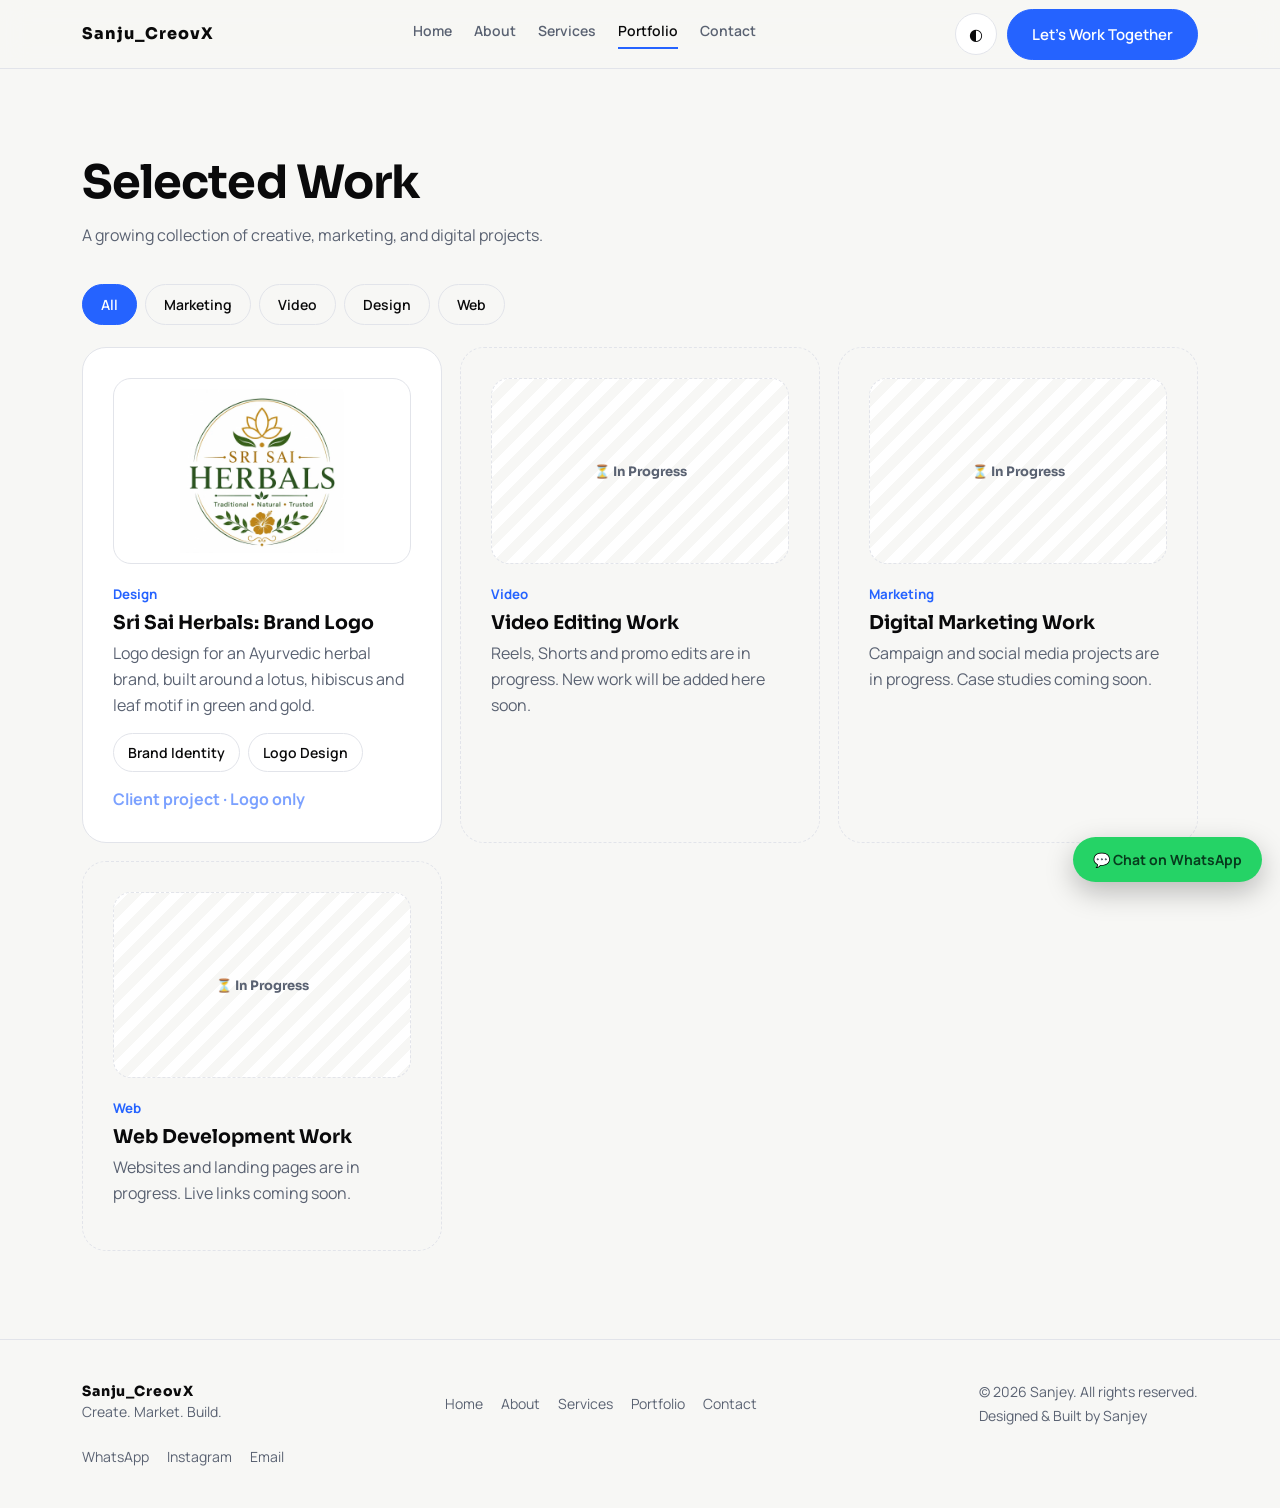
<file: portfolio.html>
<!DOCTYPE html><html lang="en"><head>
<meta charset="utf-8">
<meta name="viewport" content="width=device-width, initial-scale=1">
<title>Portfolio | Logo, Video, Marketing &amp; Web Projects | Sanjey</title>
<link rel="preconnect" href="https://fonts.googleapis.com"><link rel="preconnect" href="https://fonts.gstatic.com" crossorigin="">
<link href="https://fonts.googleapis.com/css2?family=Sora:wght@500;700;800&amp;family=Manrope:wght@400;500;600;700&amp;display=swap" rel="stylesheet">
<script>try{var t=localStorage.getItem("theme");if(t)document.documentElement.dataset.theme=t}catch(e){}</script>
<link rel="stylesheet" href="style.css">
<meta name="description" content="Selected work by Sanjey: brand logo design, Instagram Reels, social media campaigns and websites.">
<meta name="robots" content="index,follow,max-image-preview:large">
<meta name="theme-color" content="#0b1220">
<link rel="canonical" href="https://sanjeyyyyy.vercel.app/portfolio.html">
<meta property="og:site_name" content="Sanjey">
<meta property="og:type" content="website">
<meta property="og:title" content="Portfolio | Logo, Video, Marketing &amp; Web Projects | Sanjey">
<meta property="og:description" content="Selected work by Sanjey: brand logo design, Instagram Reels, social media campaigns and websites.">
<meta property="og:url" content="https://sanjeyyyyy.vercel.app/portfolio.html">
<meta property="og:image" content="https://sanjeyyyyy.vercel.app/og-image-v2.png">
<meta property="og:image:width" content="1200"><meta property="og:image:height" content="630">
<meta property="og:locale" content="en_IN">
<meta name="twitter:card" content="summary_large_image">
<meta name="twitter:title" content="Portfolio | Logo, Video, Marketing &amp; Web Projects | Sanjey">
<meta name="twitter:description" content="Selected work by Sanjey: brand logo design, Instagram Reels, social media campaigns and websites.">
<meta name="twitter:image" content="https://sanjeyyyyy.vercel.app/og-image-v2.png">
<link rel="icon" href="favicon.svg" type="image/svg+xml">
<link rel="apple-touch-icon" href="apple-touch-icon.png">

</head>
<body>
<nav><div class="wrap">
<a href="index.html" class="logo">Sanju_CreovX</a>
<div class="links" id="links"><a href="index.html">Home</a><a href="about.html">About</a><a href="services.html">Services</a><a href="portfolio.html" class="on">Portfolio</a><a href="contact.html">Contact</a></div>
<div class="nr"><button class="ib" id="theme" aria-label="Toggle dark mode">◐</button><a class="btn p cta-nav" href="contact.html">Let's Work Together</a><button class="ib burger" id="burger" aria-label="Menu">☰</button></div>
</div></nav>

<section id="work"><div class="wrap rv">
<h1>Selected Work</h1><p class="sub">A growing collection of creative, marketing, and digital projects.</p>
<div class="tabs" id="ftabs"><button class="tab on" data-k="All">All</button><button class="tab" data-k="Marketing">Marketing</button><button class="tab" data-k="Video">Video</button><button class="tab" data-k="Design">Design</button><button class="tab" data-k="Web">Web</button></div><div class="grid" id="proj" style="grid-template-columns:repeat(auto-fill,minmax(300px,1fr))"><article class="card proj" data-c="Design"><div class="th img"><img src="sri-sai-herbals-logo.webp" alt="Sri Sai Herbals: Brand Logo" loading="lazy"></div><small>Design</small><h3 style="font-size:19px;margin:6px 0">Sri Sai Herbals: Brand Logo</h3><p>Logo design for an Ayurvedic herbal brand, built around a lotus, hibiscus and leaf motif in green and gold.</p><div class="chips" style="margin:0 0 14px"><span>Brand Identity</span><span>Logo Design</span></div><span class="more" style="opacity:.6">Client project · Logo only</span></article><article class="card proj wip" data-c="Video"><div class="th">⏳ In Progress</div><small>Video</small><h3 style="font-size:19px;margin:6px 0">Video Editing Work</h3><p>Reels, Shorts and promo edits are in progress. New work will be added here soon.</p></article><article class="card proj wip" data-c="Marketing"><div class="th">⏳ In Progress</div><small>Marketing</small><h3 style="font-size:19px;margin:6px 0">Digital Marketing Work</h3><p>Campaign and social media projects are in progress. Case studies coming soon.</p></article><article class="card proj wip" data-c="Web"><div class="th">⏳ In Progress</div><small>Web</small><h3 style="font-size:19px;margin:6px 0">Web Development Work</h3><p>Websites and landing pages are in progress. Live links coming soon.</p></article></div>
</div></section>


<footer><div class="wrap">
<div><div class="logo" style="color:var(--ink)">Sanju_CreovX</div>Create. Market. Build.</div>
<div class="fl"><a href="index.html">Home</a><a href="about.html">About</a><a href="services.html">Services</a><a href="portfolio.html">Portfolio</a><a href="contact.html">Contact</a></div>
<div>© 2026 Sanjey. All rights reserved.<br>Designed &amp; Built by Sanjey</div>
</div></footer>

<script src="main.js"></script>


</body></html>
</file>
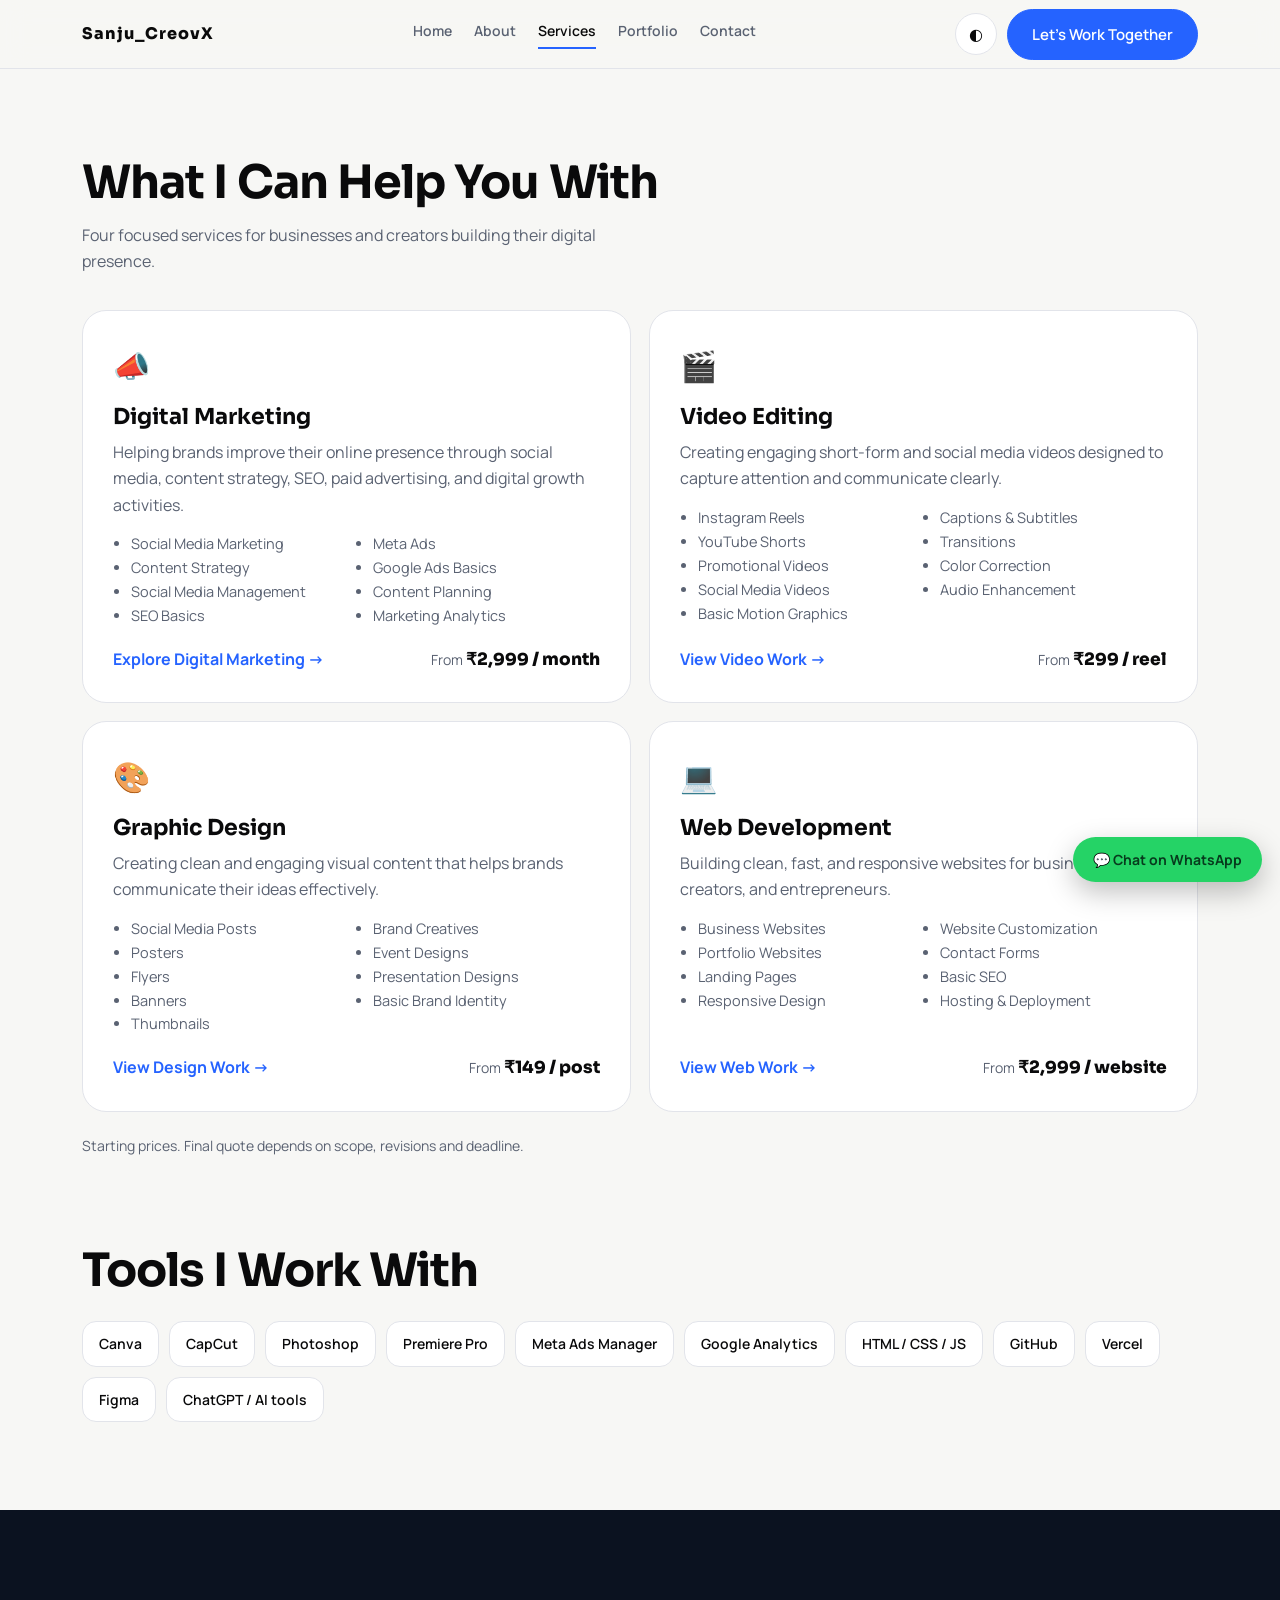
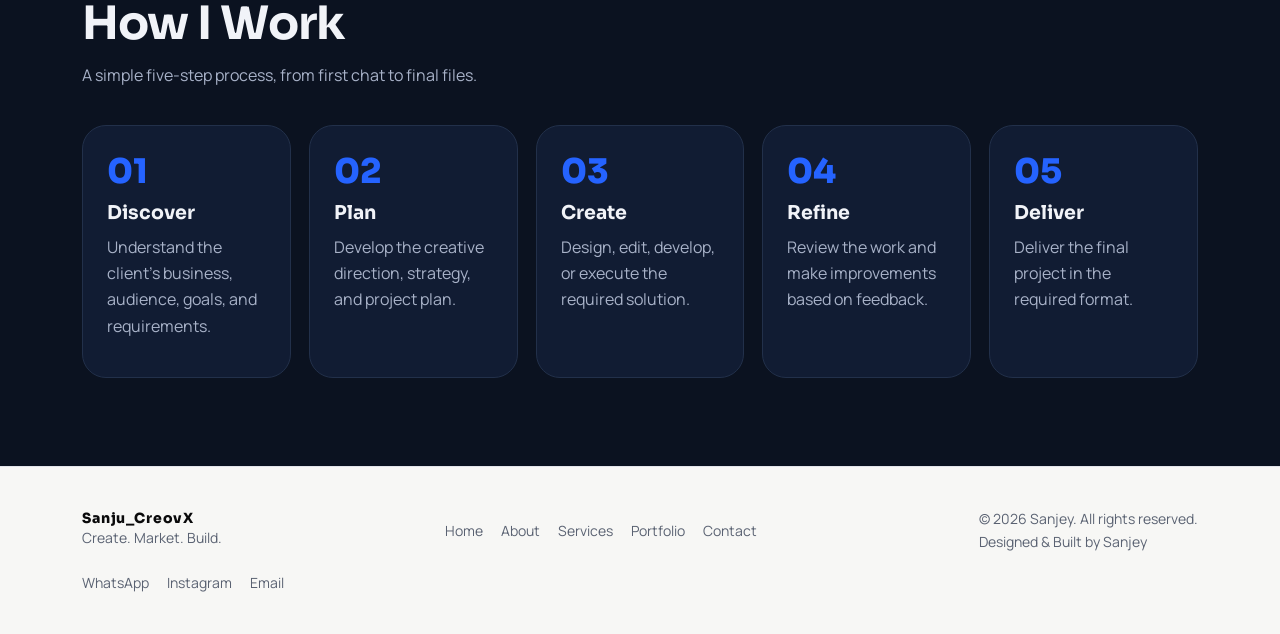
<file: services(1).html>
<!DOCTYPE html><html lang="en"><head>
<meta charset="utf-8">
<meta name="viewport" content="width=device-width, initial-scale=1">
<title>Services | Digital Marketing, Video Editing, Design &amp; Shopify</title>
<link rel="preconnect" href="https://fonts.googleapis.com"><link rel="preconnect" href="https://fonts.gstatic.com" crossorigin="">
<link href="https://fonts.googleapis.com/css2?family=Sora:wght@500;700;800&amp;family=Manrope:wght@400;500;600;700&amp;display=swap" rel="stylesheet">
<script>try{var t=localStorage.getItem("theme");if(t)document.documentElement.dataset.theme=t}catch(e){}</script>
<link rel="stylesheet" href="style.css">
<meta name="description" content="Social media marketing, Meta Ads, Reels and video editing, graphic design and Shopify store setup by freelancer Sanjey. See services and process.">
<meta name="robots" content="index,follow,max-image-preview:large">
<meta name="theme-color" content="#0b1220">
<link rel="canonical" href="https://sanjeyyyyy.vercel.app/services.html">
<meta property="og:site_name" content="Sanjey">
<meta property="og:type" content="website">
<meta property="og:title" content="Services | Digital Marketing, Video Editing, Design &amp; Shopify">
<meta property="og:description" content="Social media marketing, Meta Ads, Reels and video editing, graphic design and Shopify store setup by freelancer Sanjey. See services and process.">
<meta property="og:url" content="https://sanjeyyyyy.vercel.app/services.html">
<meta property="og:image" content="https://sanjeyyyyy.vercel.app/og-image.png">
<meta property="og:image:width" content="1200"><meta property="og:image:height" content="630">
<meta property="og:locale" content="en_IN">
<meta name="twitter:card" content="summary_large_image">
<meta name="twitter:title" content="Services | Digital Marketing, Video Editing, Design &amp; Shopify">
<meta name="twitter:description" content="Social media marketing, Meta Ads, Reels and video editing, graphic design and Shopify store setup by freelancer Sanjey. See services and process.">
<meta name="twitter:image" content="https://sanjeyyyyy.vercel.app/og-image.png">
<link rel="icon" href="favicon.svg" type="image/svg+xml">
<link rel="apple-touch-icon" href="apple-touch-icon.png">

</head>
<body>
<nav><div class="wrap">
<a href="index.html" class="logo">Sanju_CreovX</a>
<div class="links" id="links"><a href="index.html">Home</a><a href="about.html">About</a><a href="services.html" class="on">Services</a><a href="portfolio.html">Portfolio</a><a href="contact.html">Contact</a></div>
<div class="nr"><button class="ib" id="theme" aria-label="Toggle dark mode">◐</button><a class="btn p cta-nav" href="contact.html">Let's Work Together</a><button class="ib burger" id="burger" aria-label="Menu">☰</button></div>
</div></nav>

<section id="services"><div class="wrap rv">
<h1>What I Can Help You With</h1><p class="sub">Four focused services for businesses and creators building their digital presence.</p>
<div class="grid g2" id="svc"><article class="card"><div class="ico">📣</div><h3>Digital Marketing</h3><p>Helping brands improve their online presence through social media, content strategy, SEO, paid advertising, and digital growth activities.</p><ul><li>Social Media Marketing</li><li>Content Strategy</li><li>Social Media Management</li><li>SEO Basics</li><li>Meta Ads</li><li>Google Ads Basics</li><li>Content Planning</li><li>Marketing Analytics</li></ul><div class="from"><small>Starting from</small><b>₹2,999 / month</b></div><a class="more" href="portfolio.html?f=Marketing" data-f="Marketing">Explore Digital Marketing →</a></article><article class="card"><div class="ico">🎬</div><h3>Video Editing</h3><p>Creating engaging short-form and social media videos designed to capture attention and communicate clearly.</p><ul><li>Instagram Reels</li><li>YouTube Shorts</li><li>Promotional Videos</li><li>Social Media Videos</li><li>Basic Motion Graphics</li><li>Captions &amp; Subtitles</li><li>Transitions</li><li>Color Correction</li><li>Audio Enhancement</li></ul><div class="from"><small>Starting from</small><b>₹299 / reel</b></div><a class="more" href="portfolio.html?f=Video" data-f="Video">View Video Work →</a></article><article class="card"><div class="ico">🎨</div><h3>Graphic Design</h3><p>Creating clean and engaging visual content that helps brands communicate their ideas effectively.</p><ul><li>Social Media Posts</li><li>Posters</li><li>Flyers</li><li>Banners</li><li>Thumbnails</li><li>Brand Creatives</li><li>Event Designs</li><li>Presentation Designs</li><li>Basic Brand Identity</li></ul><div class="from"><small>Starting from</small><b>₹149 / post</b></div><a class="more" href="portfolio.html?f=Design" data-f="Design">View Design Work →</a></article><article class="card"><div class="ico">🛍️</div><h3>Shopify Development</h3><p>Building clean, responsive, and conversion-focused Shopify storefronts for businesses and entrepreneurs.</p><ul><li>Store Setup</li><li>Theme Customization</li><li>Store Design</li><li>Product Setup</li><li>Navigation</li><li>Collection Setup</li><li>Basic Shopify SEO</li><li>Responsive Design</li><li>Basic Liquid Customization</li><li>Store Optimization</li></ul><div class="from"><small>Starting from</small><b>₹4,999 / store</b></div><a class="more" href="portfolio.html?f=Shopify" data-f="Shopify">View Shopify Work →</a></article></div>
<p class="note">Starting prices. Final quote depends on scope, revisions and deadline.</p>
</div></section>

<section id="toolbox" style="padding-top:0"><div class="wrap rv">
<h2>Tools I Work With</h2>
<div class="tools" id="tools"><span>Canva</span><span>CapCut</span><span>Photoshop</span><span>Premiere Pro</span><span>Meta Ads Manager</span><span>Google Analytics</span><span>Shopify</span><span>Liquid</span><span>Figma</span><span>ChatGPT / AI tools</span></div>
</div></section>

<section id="process" class="dark"><div class="wrap rv">
<h2>How I Work</h2><p class="sub">A simple five-step process, from first chat to final files.</p>
<div class="grid g5 steps" id="steps"><div class="card step"><h3>Discover</h3><p>Understand the client's business, audience, goals, and requirements.</p></div><div class="card step"><h3>Plan</h3><p>Develop the creative direction, strategy, and project plan.</p></div><div class="card step"><h3>Create</h3><p>Design, edit, develop, or execute the required solution.</p></div><div class="card step"><h3>Refine</h3><p>Review the work and make improvements based on feedback.</p></div><div class="card step"><h3>Deliver</h3><p>Deliver the final project in the required format.</p></div></div>
</div></section>

<footer><div class="wrap">
<div><div class="logo" style="color:var(--ink)">Sanju_CreovX</div>Create. Market. Build.</div>
<div class="fl"><a href="index.html">Home</a><a href="about.html">About</a><a href="services.html">Services</a><a href="portfolio.html">Portfolio</a><a href="contact.html">Contact</a></div>
<div>© 2026 Sanjey. All rights reserved.<br>Designed &amp; Built by Sanjey</div>
</div></footer>

<script src="main.js"></script>


</body></html>
</file>
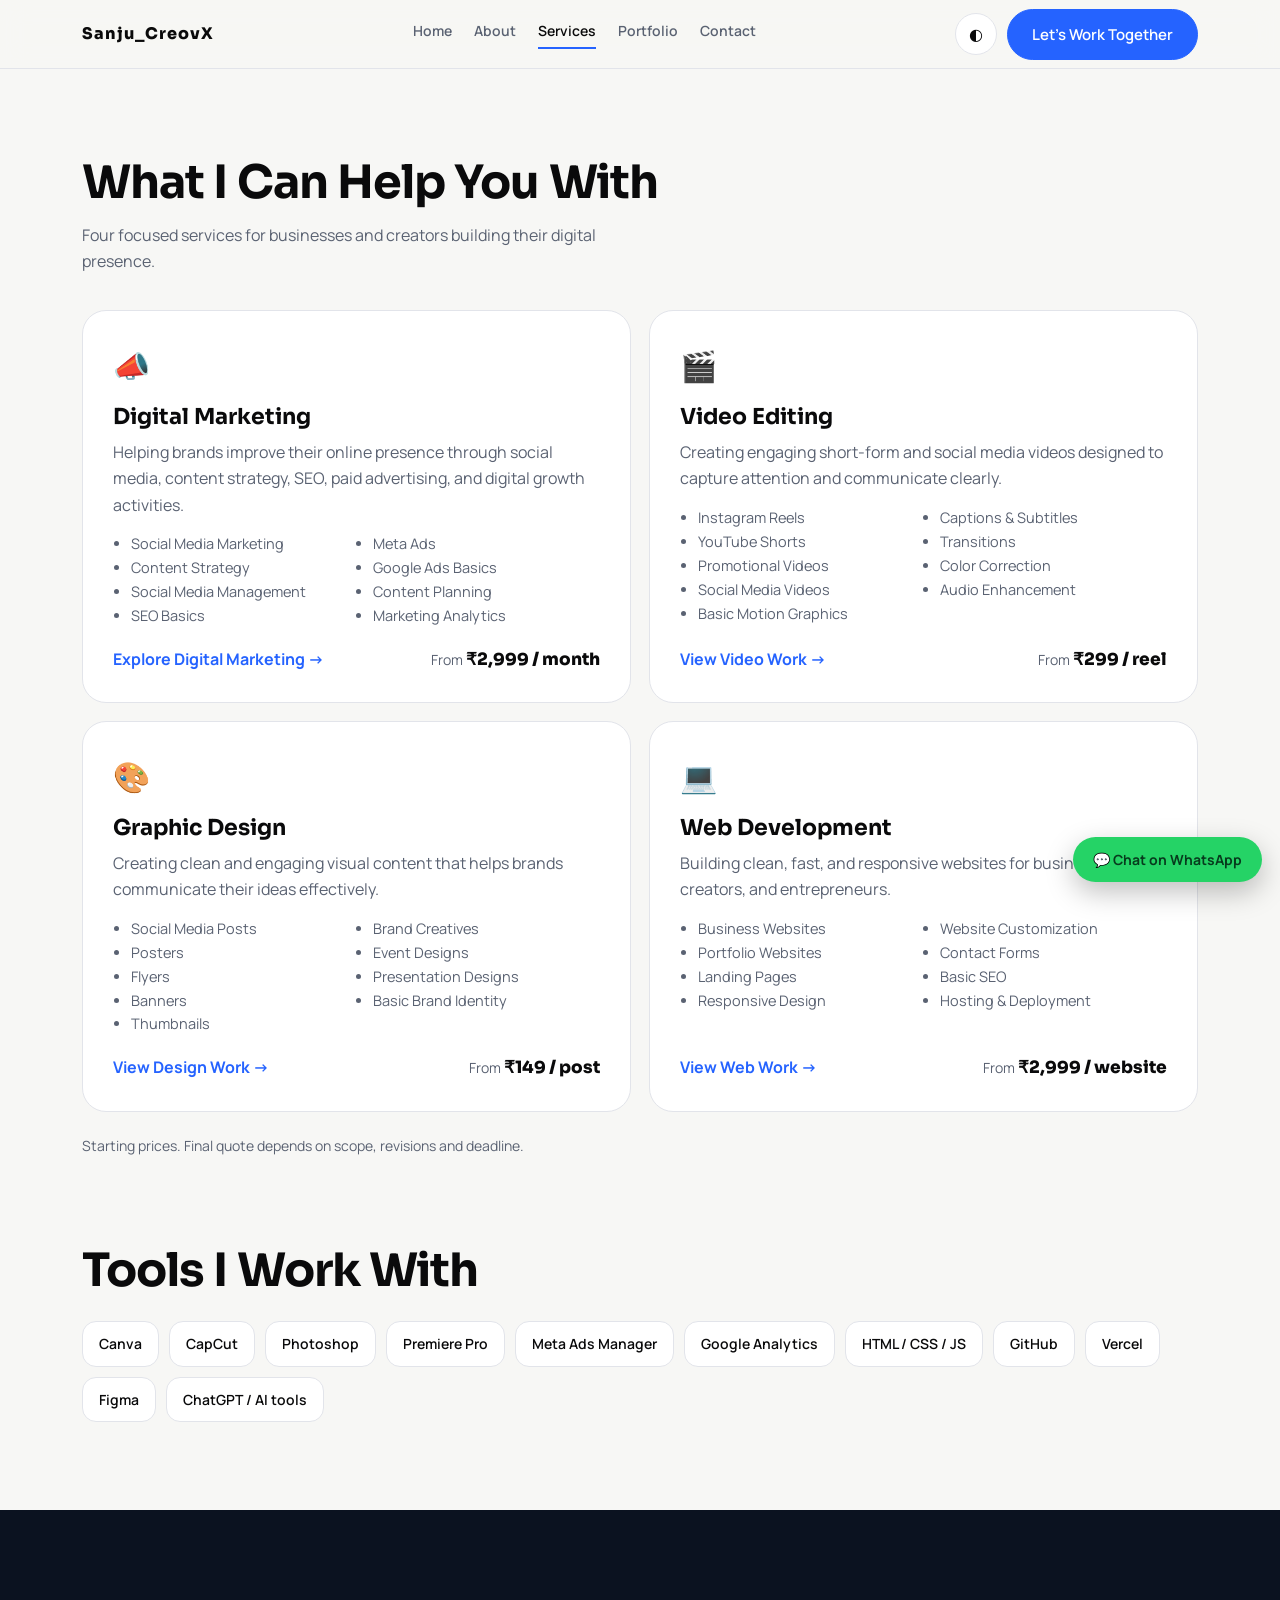
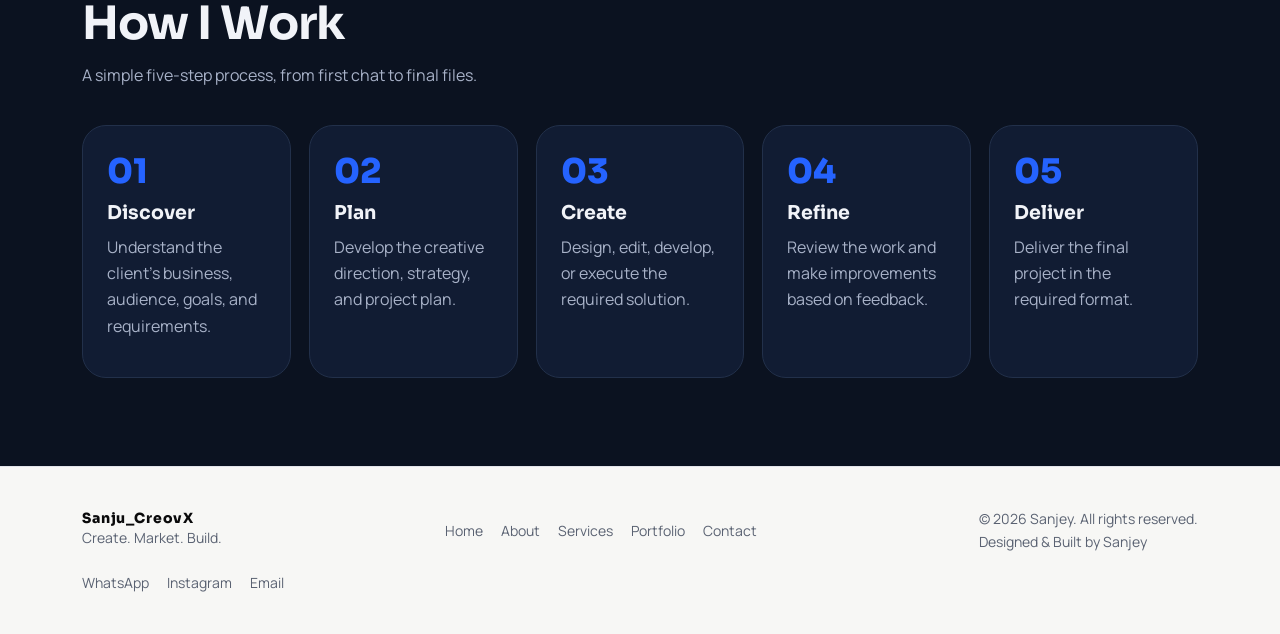
<file: services(2).html>
<!DOCTYPE html><html lang="en"><head>
<meta charset="utf-8">
<meta name="viewport" content="width=device-width, initial-scale=1">
<title>Services | Digital Marketing, Video Editing, Design &amp; Shopify</title>
<link rel="preconnect" href="https://fonts.googleapis.com"><link rel="preconnect" href="https://fonts.gstatic.com" crossorigin="">
<link href="https://fonts.googleapis.com/css2?family=Sora:wght@500;700;800&amp;family=Manrope:wght@400;500;600;700&amp;display=swap" rel="stylesheet">
<script>try{var t=localStorage.getItem("theme");if(t)document.documentElement.dataset.theme=t}catch(e){}</script>
<link rel="stylesheet" href="style.css">
<meta name="description" content="Social media marketing, Meta Ads, Reels and video editing, graphic design and Shopify store setup by freelancer Sanjey. See services and process.">
<meta name="robots" content="index,follow,max-image-preview:large">
<meta name="theme-color" content="#0b1220">
<link rel="canonical" href="https://sanjeyyyyy.vercel.app/services.html">
<meta property="og:site_name" content="Sanjey">
<meta property="og:type" content="website">
<meta property="og:title" content="Services | Digital Marketing, Video Editing, Design &amp; Shopify">
<meta property="og:description" content="Social media marketing, Meta Ads, Reels and video editing, graphic design and Shopify store setup by freelancer Sanjey. See services and process.">
<meta property="og:url" content="https://sanjeyyyyy.vercel.app/services.html">
<meta property="og:image" content="https://sanjeyyyyy.vercel.app/og-image.png">
<meta property="og:image:width" content="1200"><meta property="og:image:height" content="630">
<meta property="og:locale" content="en_IN">
<meta name="twitter:card" content="summary_large_image">
<meta name="twitter:title" content="Services | Digital Marketing, Video Editing, Design &amp; Shopify">
<meta name="twitter:description" content="Social media marketing, Meta Ads, Reels and video editing, graphic design and Shopify store setup by freelancer Sanjey. See services and process.">
<meta name="twitter:image" content="https://sanjeyyyyy.vercel.app/og-image.png">
<link rel="icon" href="favicon.svg" type="image/svg+xml">
<link rel="apple-touch-icon" href="apple-touch-icon.png">

</head>
<body>
<nav><div class="wrap">
<a href="index.html" class="logo">Sanju_CreovX</a>
<div class="links" id="links"><a href="index.html">Home</a><a href="about.html">About</a><a href="services.html" class="on">Services</a><a href="portfolio.html">Portfolio</a><a href="contact.html">Contact</a></div>
<div class="nr"><button class="ib" id="theme" aria-label="Toggle dark mode">◐</button><a class="btn p cta-nav" href="contact.html">Let's Work Together</a><button class="ib burger" id="burger" aria-label="Menu">☰</button></div>
</div></nav>

<section id="services"><div class="wrap rv">
<h1>What I Can Help You With</h1><p class="sub">Four focused services for businesses and creators building their digital presence.</p>
<div class="grid g2" id="svc"><article class="card"><div class="ico">📣</div><h3>Digital Marketing</h3><p>Helping brands improve their online presence through social media, content strategy, SEO, paid advertising, and digital growth activities.</p><ul><li>Social Media Marketing</li><li>Content Strategy</li><li>Social Media Management</li><li>SEO Basics</li><li>Meta Ads</li><li>Google Ads Basics</li><li>Content Planning</li><li>Marketing Analytics</li></ul><div class="cf"><a class="more" href="portfolio.html?f=Marketing" data-f="Marketing">Explore Digital Marketing →</a><span class="pr">From <b>₹2,999 / month</b></span></div></article><article class="card"><div class="ico">🎬</div><h3>Video Editing</h3><p>Creating engaging short-form and social media videos designed to capture attention and communicate clearly.</p><ul><li>Instagram Reels</li><li>YouTube Shorts</li><li>Promotional Videos</li><li>Social Media Videos</li><li>Basic Motion Graphics</li><li>Captions &amp; Subtitles</li><li>Transitions</li><li>Color Correction</li><li>Audio Enhancement</li></ul><div class="cf"><a class="more" href="portfolio.html?f=Video" data-f="Video">View Video Work →</a><span class="pr">From <b>₹299 / reel</b></span></div></article><article class="card"><div class="ico">🎨</div><h3>Graphic Design</h3><p>Creating clean and engaging visual content that helps brands communicate their ideas effectively.</p><ul><li>Social Media Posts</li><li>Posters</li><li>Flyers</li><li>Banners</li><li>Thumbnails</li><li>Brand Creatives</li><li>Event Designs</li><li>Presentation Designs</li><li>Basic Brand Identity</li></ul><div class="cf"><a class="more" href="portfolio.html?f=Design" data-f="Design">View Design Work →</a><span class="pr">From <b>₹149 / post</b></span></div></article><article class="card"><div class="ico">🛍️</div><h3>Shopify Development</h3><p>Building clean, responsive, and conversion-focused Shopify storefronts for businesses and entrepreneurs.</p><ul><li>Store Setup</li><li>Theme Customization</li><li>Store Design</li><li>Product Setup</li><li>Navigation</li><li>Collection Setup</li><li>Basic Shopify SEO</li><li>Responsive Design</li><li>Basic Liquid Customization</li><li>Store Optimization</li></ul><div class="cf"><a class="more" href="portfolio.html?f=Shopify" data-f="Shopify">View Shopify Work →</a><span class="pr">From <b>₹4,999 / store</b></span></div></article></div>
<p class="note">Starting prices. Final quote depends on scope, revisions and deadline.</p>
</div></section>

<section id="toolbox" style="padding-top:0"><div class="wrap rv">
<h2>Tools I Work With</h2>
<div class="tools" id="tools"><span>Canva</span><span>CapCut</span><span>Photoshop</span><span>Premiere Pro</span><span>Meta Ads Manager</span><span>Google Analytics</span><span>Shopify</span><span>Liquid</span><span>Figma</span><span>ChatGPT / AI tools</span></div>
</div></section>

<section id="process" class="dark"><div class="wrap rv">
<h2>How I Work</h2><p class="sub">A simple five-step process, from first chat to final files.</p>
<div class="grid g5 steps" id="steps"><div class="card step"><h3>Discover</h3><p>Understand the client's business, audience, goals, and requirements.</p></div><div class="card step"><h3>Plan</h3><p>Develop the creative direction, strategy, and project plan.</p></div><div class="card step"><h3>Create</h3><p>Design, edit, develop, or execute the required solution.</p></div><div class="card step"><h3>Refine</h3><p>Review the work and make improvements based on feedback.</p></div><div class="card step"><h3>Deliver</h3><p>Deliver the final project in the required format.</p></div></div>
</div></section>

<footer><div class="wrap">
<div><div class="logo" style="color:var(--ink)">Sanju_CreovX</div>Create. Market. Build.</div>
<div class="fl"><a href="index.html">Home</a><a href="about.html">About</a><a href="services.html">Services</a><a href="portfolio.html">Portfolio</a><a href="contact.html">Contact</a></div>
<div>© 2026 Sanjey. All rights reserved.<br>Designed &amp; Built by Sanjey</div>
</div></footer>

<script src="main.js"></script>


</body></html>
</file>
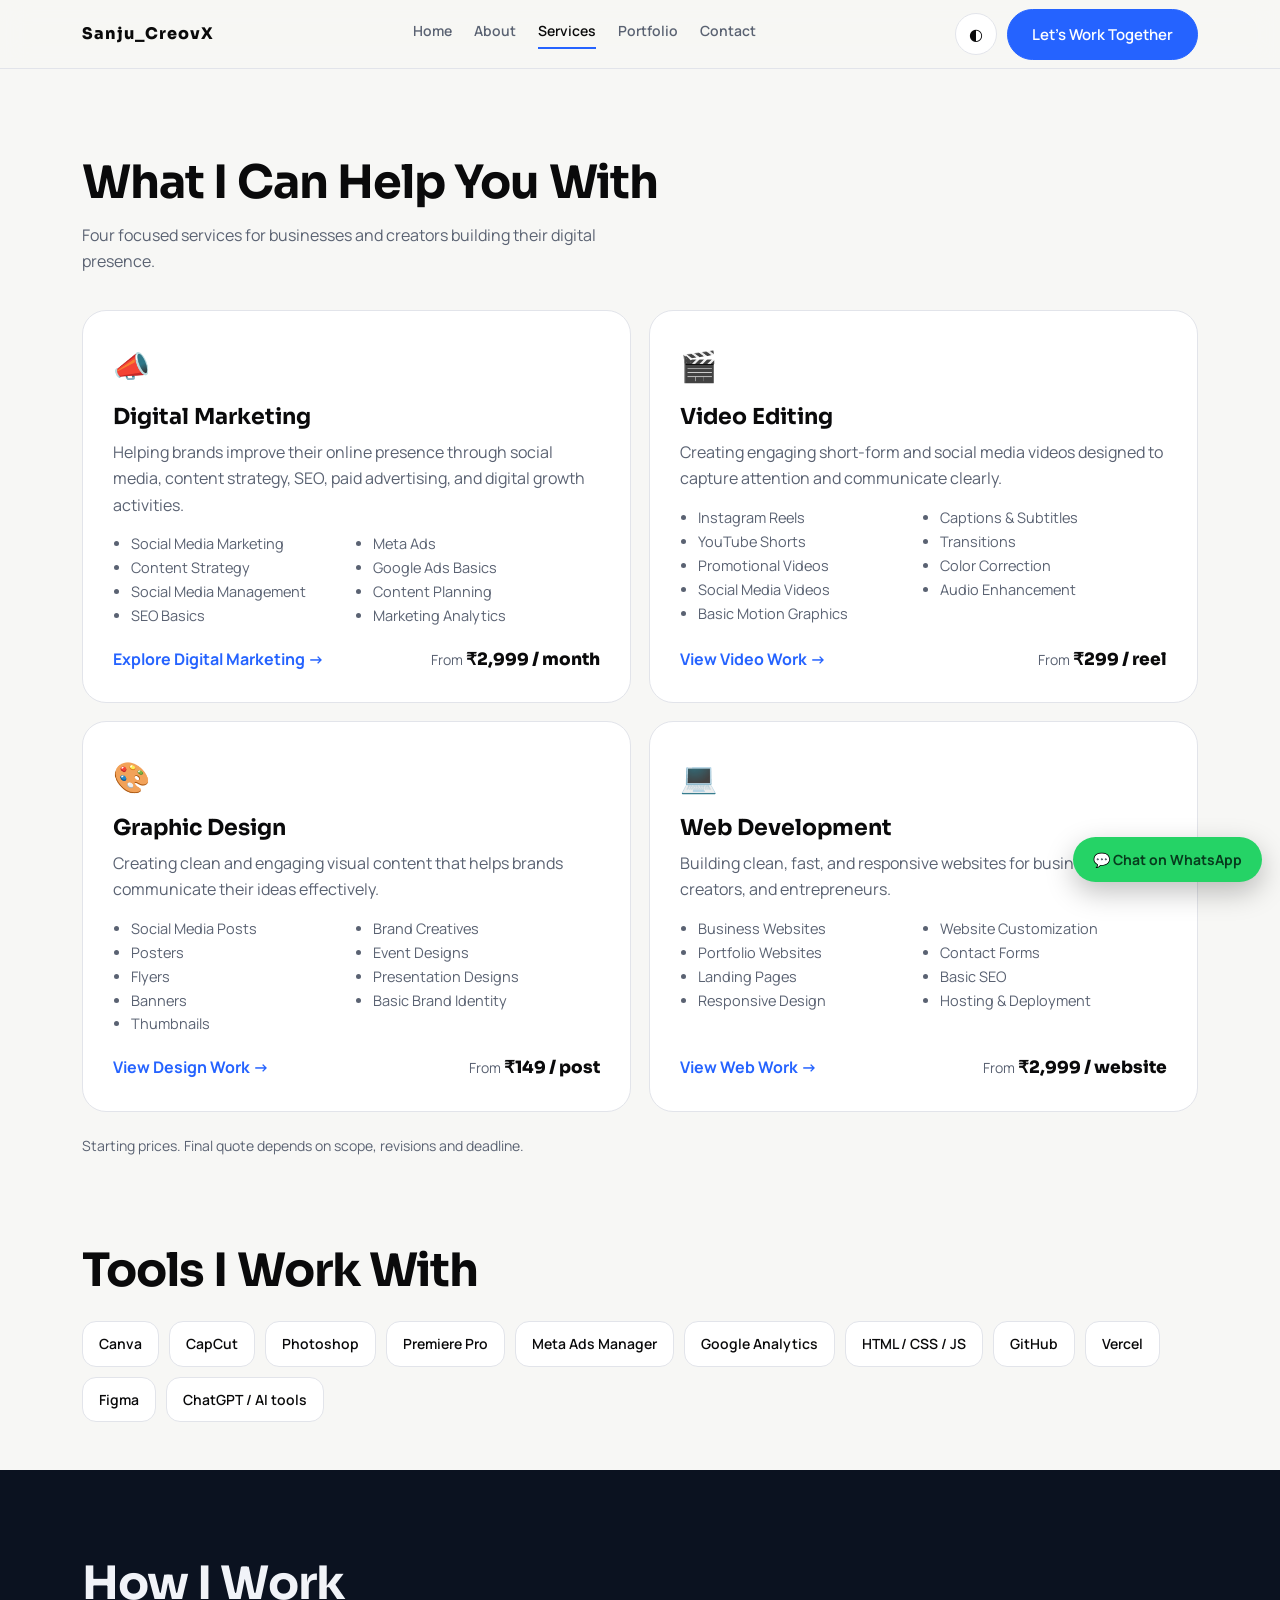
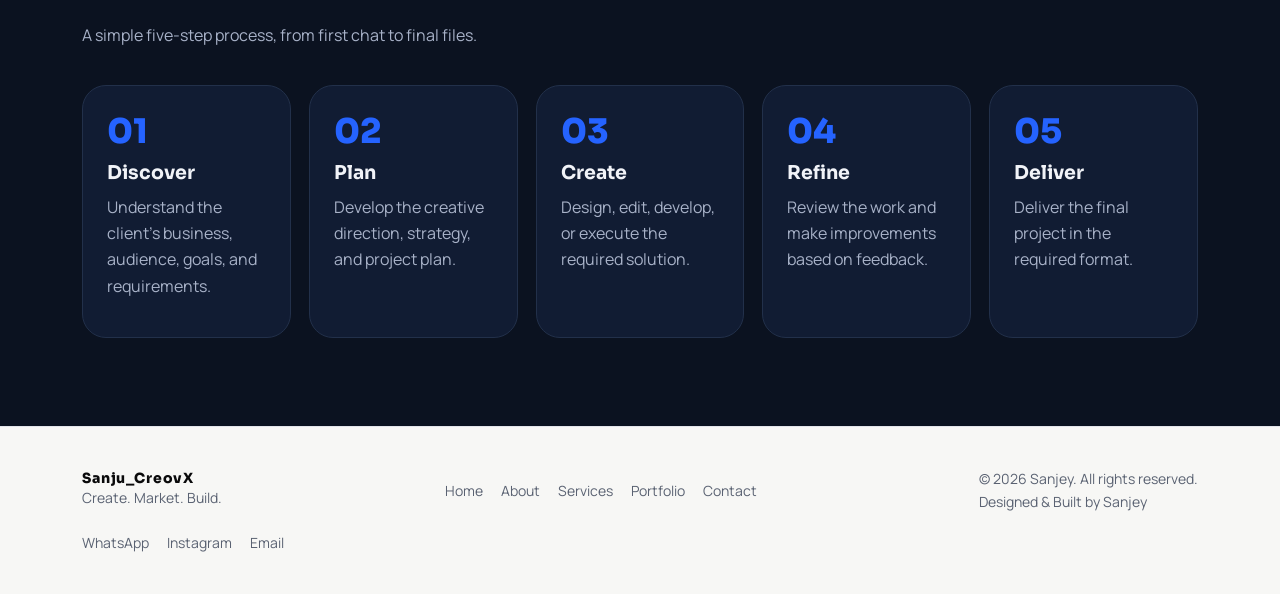
<file: services(4).html>
<!DOCTYPE html><html lang="en"><head>
<!-- build: prices-in-cards v6 -->
<meta charset="utf-8">
<meta name="viewport" content="width=device-width, initial-scale=1">
<title>Services | Digital Marketing, Video Editing, Design &amp; Shopify</title>
<link rel="preconnect" href="https://fonts.googleapis.com"><link rel="preconnect" href="https://fonts.gstatic.com" crossorigin="">
<link href="https://fonts.googleapis.com/css2?family=Sora:wght@500;700;800&amp;family=Manrope:wght@400;500;600;700&amp;display=swap" rel="stylesheet">
<script>try{var t=localStorage.getItem("theme");if(t)document.documentElement.dataset.theme=t}catch(e){}</script>
<link rel="stylesheet" href="style.css">
<meta name="description" content="Social media marketing, Meta Ads, Reels and video editing, graphic design and Shopify store setup by freelancer Sanjey. See services and process.">
<meta name="robots" content="index,follow,max-image-preview:large">
<meta name="theme-color" content="#0b1220">
<link rel="canonical" href="https://sanjeyyyyy.vercel.app/services.html">
<meta property="og:site_name" content="Sanjey">
<meta property="og:type" content="website">
<meta property="og:title" content="Services | Digital Marketing, Video Editing, Design &amp; Shopify">
<meta property="og:description" content="Social media marketing, Meta Ads, Reels and video editing, graphic design and Shopify store setup by freelancer Sanjey. See services and process.">
<meta property="og:url" content="https://sanjeyyyyy.vercel.app/services.html">
<meta property="og:image" content="https://sanjeyyyyy.vercel.app/og-image.png">
<meta property="og:image:width" content="1200"><meta property="og:image:height" content="630">
<meta property="og:locale" content="en_IN">
<meta name="twitter:card" content="summary_large_image">
<meta name="twitter:title" content="Services | Digital Marketing, Video Editing, Design &amp; Shopify">
<meta name="twitter:description" content="Social media marketing, Meta Ads, Reels and video editing, graphic design and Shopify store setup by freelancer Sanjey. See services and process.">
<meta name="twitter:image" content="https://sanjeyyyyy.vercel.app/og-image.png">
<link rel="icon" href="favicon.svg" type="image/svg+xml">
<link rel="apple-touch-icon" href="apple-touch-icon.png">

</head>
<body>
<nav><div class="wrap">
<a href="index.html" class="logo">Sanju_CreovX</a>
<div class="links" id="links"><a href="index.html">Home</a><a href="about.html">About</a><a href="services.html" class="on">Services</a><a href="portfolio.html">Portfolio</a><a href="contact.html">Contact</a></div>
<div class="nr"><button class="ib" id="theme" aria-label="Toggle dark mode">◐</button><a class="btn p cta-nav" href="contact.html">Let's Work Together</a><button class="ib burger" id="burger" aria-label="Menu">☰</button></div>
</div></nav>

<section id="services"><div class="wrap rv">
<h1>What I Can Help You With</h1><p class="sub">Four focused services for businesses and creators building their digital presence.</p>
<div class="grid g2" id="svc"><article class="card"><div class="ico">📣</div><h3>Digital Marketing</h3><p>Helping brands improve their online presence through social media, content strategy, SEO, paid advertising, and digital growth activities.</p><ul><li>Social Media Marketing</li><li>Content Strategy</li><li>Social Media Management</li><li>SEO Basics</li><li>Meta Ads</li><li>Google Ads Basics</li><li>Content Planning</li><li>Marketing Analytics</li></ul><div class="cf"><a class="more" href="portfolio.html?f=Marketing" data-f="Marketing">Explore Digital Marketing →</a><span class="pr">From <b>₹2,999 / month</b></span></div></article><article class="card"><div class="ico">🎬</div><h3>Video Editing</h3><p>Creating engaging short-form and social media videos designed to capture attention and communicate clearly.</p><ul><li>Instagram Reels</li><li>YouTube Shorts</li><li>Promotional Videos</li><li>Social Media Videos</li><li>Basic Motion Graphics</li><li>Captions &amp; Subtitles</li><li>Transitions</li><li>Color Correction</li><li>Audio Enhancement</li></ul><div class="cf"><a class="more" href="portfolio.html?f=Video" data-f="Video">View Video Work →</a><span class="pr">From <b>₹299 / reel</b></span></div></article><article class="card"><div class="ico">🎨</div><h3>Graphic Design</h3><p>Creating clean and engaging visual content that helps brands communicate their ideas effectively.</p><ul><li>Social Media Posts</li><li>Posters</li><li>Flyers</li><li>Banners</li><li>Thumbnails</li><li>Brand Creatives</li><li>Event Designs</li><li>Presentation Designs</li><li>Basic Brand Identity</li></ul><div class="cf"><a class="more" href="portfolio.html?f=Design" data-f="Design">View Design Work →</a><span class="pr">From <b>₹149 / post</b></span></div></article><article class="card"><div class="ico">🛍️</div><h3>Shopify Development</h3><p>Building clean, responsive, and conversion-focused Shopify storefronts for businesses and entrepreneurs.</p><ul><li>Store Setup</li><li>Theme Customization</li><li>Store Design</li><li>Product Setup</li><li>Navigation</li><li>Collection Setup</li><li>Basic Shopify SEO</li><li>Responsive Design</li><li>Basic Liquid Customization</li><li>Store Optimization</li></ul><div class="cf"><a class="more" href="portfolio.html?f=Shopify" data-f="Shopify">View Shopify Work →</a><span class="pr">From <b>₹4,999 / store</b></span></div></article></div>
<p class="note">Starting prices. Final quote depends on scope, revisions and deadline.</p>
</div></section>

<section id="toolbox" style="padding:0 0 48px"><div class="wrap rv">
<h2>Tools I Work With</h2>
<div class="tools" id="tools"><span>Canva</span><span>CapCut</span><span>Photoshop</span><span>Premiere Pro</span><span>Meta Ads Manager</span><span>Google Analytics</span><span>Shopify</span><span>Liquid</span><span>Figma</span><span>ChatGPT / AI tools</span></div>
</div></section>

<section id="process" class="dark"><div class="wrap rv">
<h2>How I Work</h2><p class="sub">A simple five-step process, from first chat to final files.</p>
<div class="grid g5 steps" id="steps"><div class="card step"><h3>Discover</h3><p>Understand the client's business, audience, goals, and requirements.</p></div><div class="card step"><h3>Plan</h3><p>Develop the creative direction, strategy, and project plan.</p></div><div class="card step"><h3>Create</h3><p>Design, edit, develop, or execute the required solution.</p></div><div class="card step"><h3>Refine</h3><p>Review the work and make improvements based on feedback.</p></div><div class="card step"><h3>Deliver</h3><p>Deliver the final project in the required format.</p></div></div>
</div></section>

<footer><div class="wrap">
<div><div class="logo" style="color:var(--ink)">Sanju_CreovX</div>Create. Market. Build.</div>
<div class="fl"><a href="index.html">Home</a><a href="about.html">About</a><a href="services.html">Services</a><a href="portfolio.html">Portfolio</a><a href="contact.html">Contact</a></div>
<div>© 2026 Sanjey. All rights reserved.<br>Designed &amp; Built by Sanjey</div>
</div></footer>

<script src="main.js"></script>


</body></html>
</file>
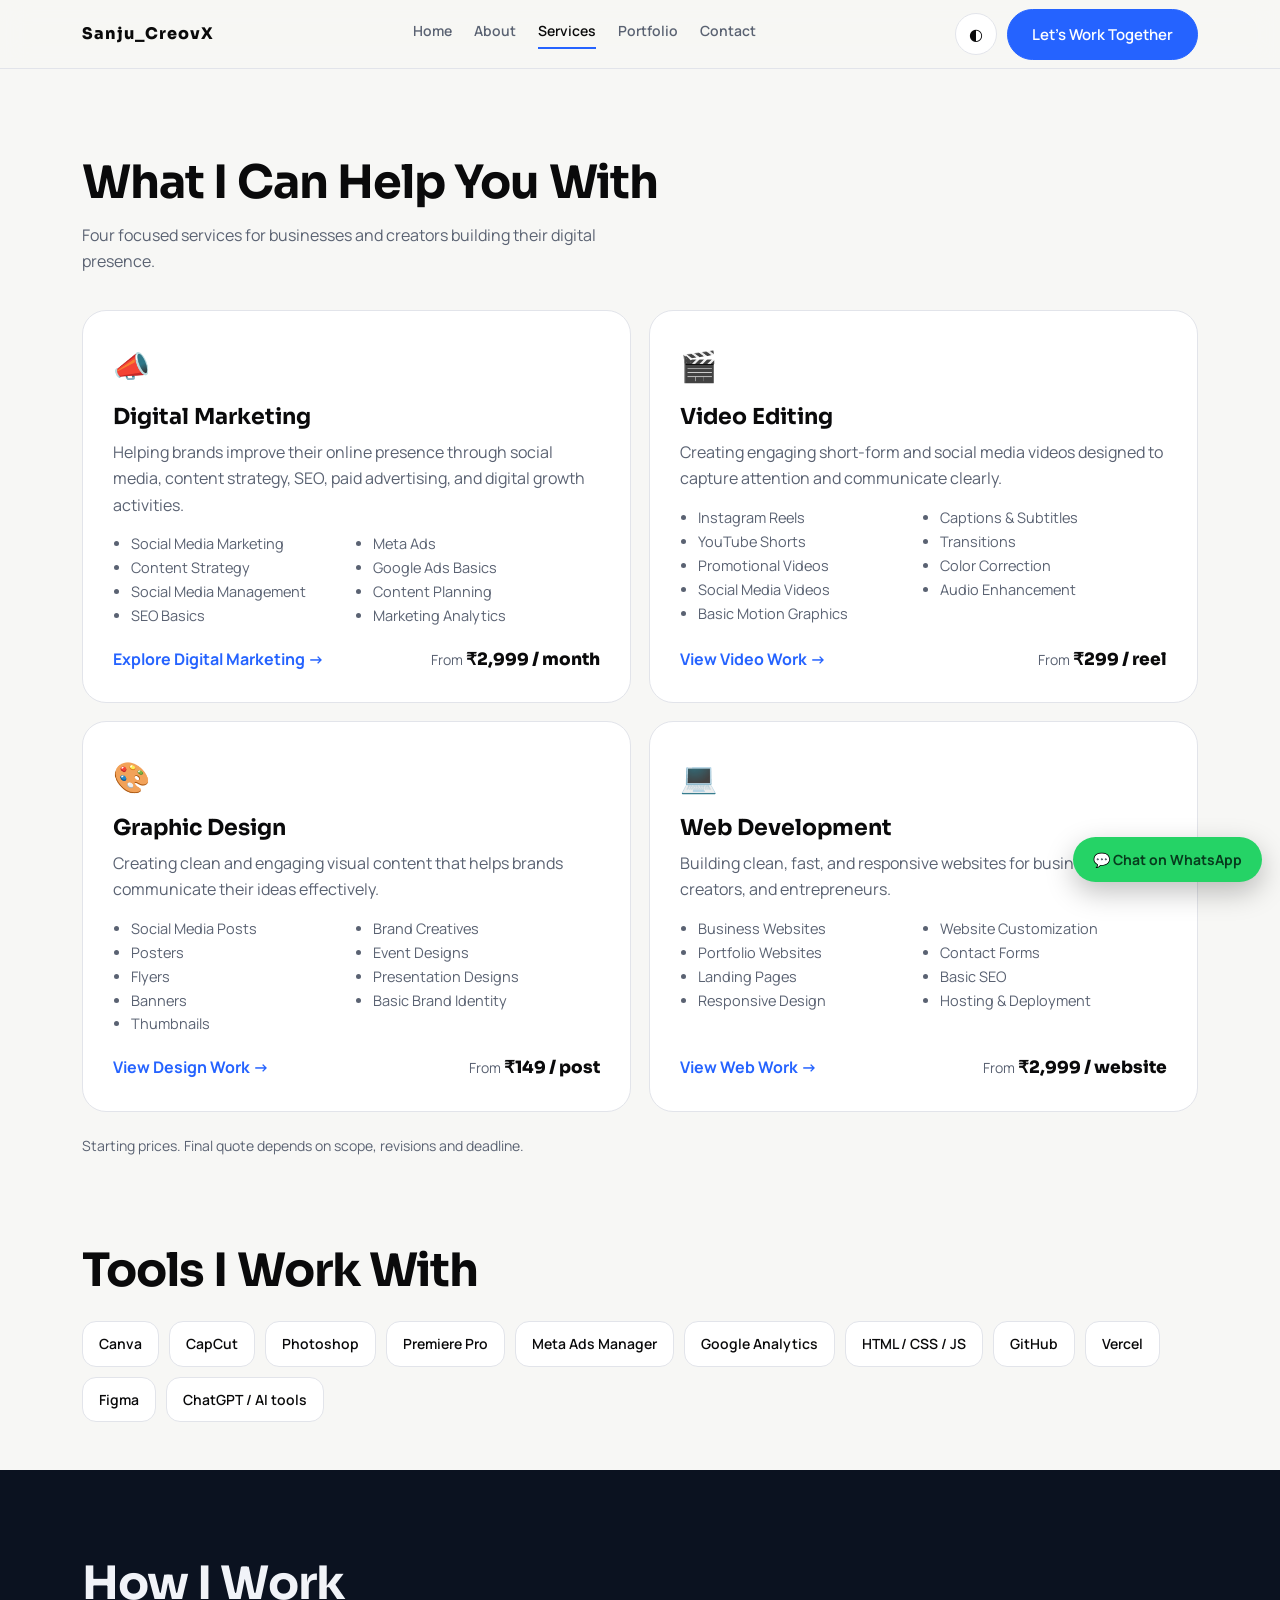
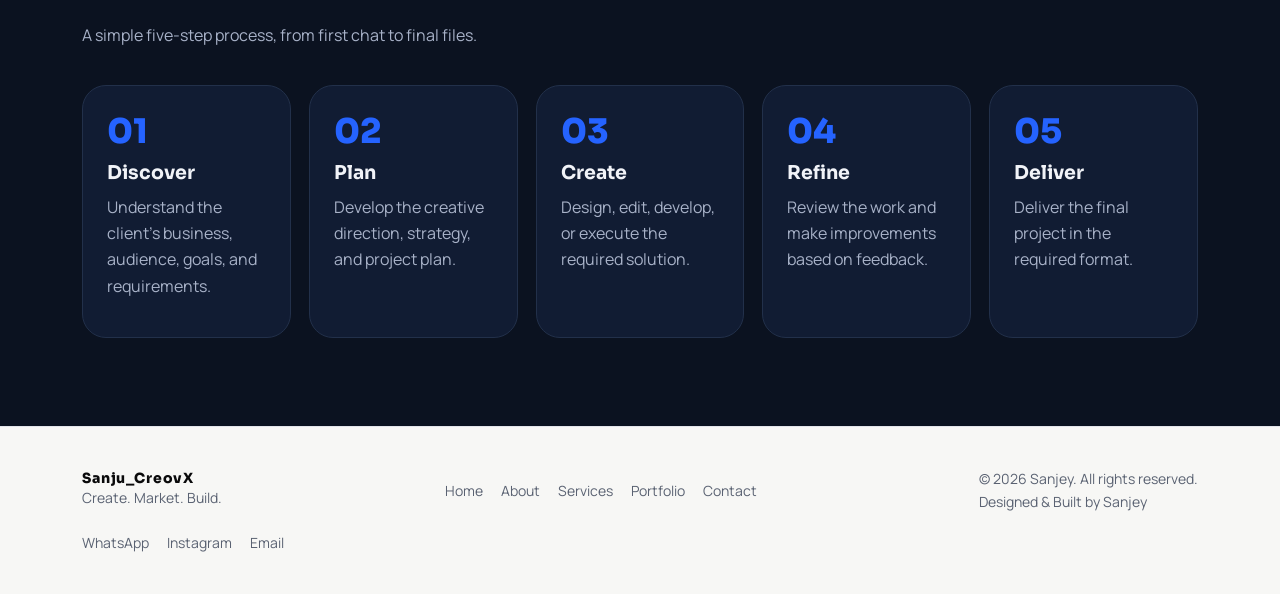
<file: services.html>
<!DOCTYPE html><html lang="en"><head>
<!-- build: web-dev v7 -->
<meta charset="utf-8">
<meta name="viewport" content="width=device-width, initial-scale=1">
<title>Services | Digital Marketing, Video Editing, Design &amp; Web Development</title>
<link rel="preconnect" href="https://fonts.googleapis.com"><link rel="preconnect" href="https://fonts.gstatic.com" crossorigin="">
<link href="https://fonts.googleapis.com/css2?family=Sora:wght@500;700;800&amp;family=Manrope:wght@400;500;600;700&amp;display=swap" rel="stylesheet">
<script>try{var t=localStorage.getItem("theme");if(t)document.documentElement.dataset.theme=t}catch(e){}</script>
<link rel="stylesheet" href="style.css">
<meta name="description" content="Social media marketing, Meta Ads, Reels and video editing, graphic design and website development by freelancer Sanjey. See services and process.">
<meta name="robots" content="index,follow,max-image-preview:large">
<meta name="theme-color" content="#0b1220">
<link rel="canonical" href="https://sanjeyyyyy.vercel.app/services.html">
<meta property="og:site_name" content="Sanjey">
<meta property="og:type" content="website">
<meta property="og:title" content="Services | Digital Marketing, Video Editing, Design &amp; Web Development">
<meta property="og:description" content="Social media marketing, Meta Ads, Reels and video editing, graphic design and website development by freelancer Sanjey. See services and process.">
<meta property="og:url" content="https://sanjeyyyyy.vercel.app/services.html">
<meta property="og:image" content="https://sanjeyyyyy.vercel.app/og-image-v2.png">
<meta property="og:image:width" content="1200"><meta property="og:image:height" content="630">
<meta property="og:locale" content="en_IN">
<meta name="twitter:card" content="summary_large_image">
<meta name="twitter:title" content="Services | Digital Marketing, Video Editing, Design &amp; Web Development">
<meta name="twitter:description" content="Social media marketing, Meta Ads, Reels and video editing, graphic design and website development by freelancer Sanjey. See services and process.">
<meta name="twitter:image" content="https://sanjeyyyyy.vercel.app/og-image-v2.png">
<link rel="icon" href="favicon.svg" type="image/svg+xml">
<link rel="apple-touch-icon" href="apple-touch-icon.png">

</head>
<body>
<nav><div class="wrap">
<a href="index.html" class="logo">Sanju_CreovX</a>
<div class="links" id="links"><a href="index.html">Home</a><a href="about.html">About</a><a href="services.html" class="on">Services</a><a href="portfolio.html">Portfolio</a><a href="contact.html">Contact</a></div>
<div class="nr"><button class="ib" id="theme" aria-label="Toggle dark mode">◐</button><a class="btn p cta-nav" href="contact.html">Let's Work Together</a><button class="ib burger" id="burger" aria-label="Menu">☰</button></div>
</div></nav>

<section id="services"><div class="wrap rv">
<h1>What I Can Help You With</h1><p class="sub">Four focused services for businesses and creators building their digital presence.</p>
<div class="grid g2" id="svc"><article class="card"><div class="ico">📣</div><h3>Digital Marketing</h3><p>Helping brands improve their online presence through social media, content strategy, SEO, paid advertising, and digital growth activities.</p><ul><li>Social Media Marketing</li><li>Content Strategy</li><li>Social Media Management</li><li>SEO Basics</li><li>Meta Ads</li><li>Google Ads Basics</li><li>Content Planning</li><li>Marketing Analytics</li></ul><div class="cf"><a class="more" href="portfolio.html?f=Marketing" data-f="Marketing">Explore Digital Marketing →</a><span class="pr">From <b>₹2,999 / month</b></span></div></article><article class="card"><div class="ico">🎬</div><h3>Video Editing</h3><p>Creating engaging short-form and social media videos designed to capture attention and communicate clearly.</p><ul><li>Instagram Reels</li><li>YouTube Shorts</li><li>Promotional Videos</li><li>Social Media Videos</li><li>Basic Motion Graphics</li><li>Captions &amp; Subtitles</li><li>Transitions</li><li>Color Correction</li><li>Audio Enhancement</li></ul><div class="cf"><a class="more" href="portfolio.html?f=Video" data-f="Video">View Video Work →</a><span class="pr">From <b>₹299 / reel</b></span></div></article><article class="card"><div class="ico">🎨</div><h3>Graphic Design</h3><p>Creating clean and engaging visual content that helps brands communicate their ideas effectively.</p><ul><li>Social Media Posts</li><li>Posters</li><li>Flyers</li><li>Banners</li><li>Thumbnails</li><li>Brand Creatives</li><li>Event Designs</li><li>Presentation Designs</li><li>Basic Brand Identity</li></ul><div class="cf"><a class="more" href="portfolio.html?f=Design" data-f="Design">View Design Work →</a><span class="pr">From <b>₹149 / post</b></span></div></article><article class="card"><div class="ico">💻</div><h3>Web Development</h3><p>Building clean, fast, and responsive websites for businesses, creators, and entrepreneurs.</p><ul><li>Business Websites</li><li>Portfolio Websites</li><li>Landing Pages</li><li>Responsive Design</li><li>Website Customization</li><li>Contact Forms</li><li>Basic SEO</li><li>Hosting &amp; Deployment</li></ul><div class="cf"><a class="more" href="portfolio.html?f=Web" data-f="Web">View Web Work →</a><span class="pr">From <b>₹2,999 / website</b></span></div></article></div>
<p class="note">Starting prices. Final quote depends on scope, revisions and deadline.</p>
</div></section>

<section id="toolbox" style="padding:0 0 48px"><div class="wrap rv">
<h2>Tools I Work With</h2>
<div class="tools" id="tools"><span>Canva</span><span>CapCut</span><span>Photoshop</span><span>Premiere Pro</span><span>Meta Ads Manager</span><span>Google Analytics</span><span>HTML / CSS / JS</span><span>GitHub</span><span>Vercel</span><span>Figma</span><span>ChatGPT / AI tools</span></div>
</div></section>

<section id="process" class="dark"><div class="wrap rv">
<h2>How I Work</h2><p class="sub">A simple five-step process, from first chat to final files.</p>
<div class="grid g5 steps" id="steps"><div class="card step"><h3>Discover</h3><p>Understand the client's business, audience, goals, and requirements.</p></div><div class="card step"><h3>Plan</h3><p>Develop the creative direction, strategy, and project plan.</p></div><div class="card step"><h3>Create</h3><p>Design, edit, develop, or execute the required solution.</p></div><div class="card step"><h3>Refine</h3><p>Review the work and make improvements based on feedback.</p></div><div class="card step"><h3>Deliver</h3><p>Deliver the final project in the required format.</p></div></div>
</div></section>

<footer><div class="wrap">
<div><div class="logo" style="color:var(--ink)">Sanju_CreovX</div>Create. Market. Build.</div>
<div class="fl"><a href="index.html">Home</a><a href="about.html">About</a><a href="services.html">Services</a><a href="portfolio.html">Portfolio</a><a href="contact.html">Contact</a></div>
<div>© 2026 Sanjey. All rights reserved.<br>Designed &amp; Built by Sanjey</div>
</div></footer>

<script src="main.js"></script>


</body></html>
</file>
<file: style.css>
:root{--bg:#f7f7f5;--ink:#0a0a0b;--navy:#0b1220;--mute:#5a6272;--line:#e2e4ea;--card:#fff;--blue:#2563ff;--gold:#c9a24b;--r:24px}
[data-theme=dark]{--bg:#0b1220;--ink:#f1f3f8;--mute:#9aa4b8;--line:#22304a;--card:#111b30}
*{box-sizing:border-box}html{scroll-behavior:smooth}
body{margin:0;background:var(--bg);color:var(--ink);font:16px/1.65 Manrope,system-ui,sans-serif}
h1,h2,h3,.logo{font-family:Sora,system-ui,sans-serif;line-height:1.1;margin:0}
a{color:inherit;text-decoration:none}img{max-width:100%;display:block}
.wrap{max-width:1160px;margin:0 auto;padding:0 22px}
section{padding:88px 0}
h2{font-size:clamp(28px,4.4vw,46px);letter-spacing:-.02em;margin-bottom:14px}
.sub{color:var(--mute);max-width:56ch;margin:0 0 36px}
.btn{display:inline-block;font:600 15px Manrope;padding:14px 24px;border-radius:999px;border:1.5px solid var(--ink);cursor:pointer;transition:transform .2s;background:none;color:var(--ink)}
.btn:hover{transform:translateY(-2px)}.btn.p{background:var(--blue);border-color:var(--blue);color:#fff}
:focus-visible{outline:3px solid var(--blue);outline-offset:3px}
nav{position:sticky;top:0;z-index:20;border-bottom:1px solid var(--line)}nav::before{content:"";position:absolute;inset:0;z-index:-1;backdrop-filter:blur(14px);-webkit-backdrop-filter:blur(14px);background:color-mix(in srgb,var(--bg) 82%,transparent)}
nav .wrap{display:flex;align-items:center;justify-content:space-between;height:68px;gap:16px}
.logo{font-weight:800;letter-spacing:.06em}
.links{display:flex;gap:22px;font-size:14px;font-weight:600}.links a{color:var(--mute)}.links a:hover{color:var(--ink)}
.nr{display:flex;gap:10px;align-items:center}
.ib{width:42px;height:42px;border-radius:50%;border:1px solid var(--line);background:var(--card);color:var(--ink);cursor:pointer;font-size:16px}
.burger{display:none}
@media(max-width:960px){.links{position:fixed;inset:68px 0 0;z-index:25;overflow-y:auto;background:var(--bg);flex-direction:column;padding:32px 22px;font-size:22px;gap:20px;display:none}.links a{padding:6px 0;color:var(--ink)}.links a.on{border-bottom:0;color:var(--blue)}body.menu-open{overflow:hidden}.links.open{display:flex}.burger{display:block}.cta-nav{display:none}}
.hero{padding:64px 0 80px}.hg{display:grid;grid-template-columns:1.15fr .85fr;gap:48px;align-items:center}
.tag{display:inline-block;font:600 13px Manrope;letter-spacing:.14em;color:var(--gold);margin-bottom:18px}
.hero h1{font-size:clamp(44px,8vw,96px);letter-spacing:-.04em;font-weight:800}
.hero h1 span{color:var(--blue)}
.line{font-weight:600;margin:22px 0 10px}.hero p{color:var(--mute);max-width:52ch}
.ctas{display:flex;gap:12px;flex-wrap:wrap;margin:28px 0}
.trust{display:flex;gap:10px 22px;flex-wrap:wrap;font-size:14px;font-weight:600;color:var(--mute);padding-top:20px;border-top:1px solid var(--line)}
.pic{position:relative;border-radius:32px;background:linear-gradient(160deg,var(--navy),var(--blue));padding:14px;aspect-ratio:4/5}
.pic img{width:100%;height:100%;object-fit:cover;border-radius:22px}
.chip{position:absolute;background:rgba(255,255,255,.85);backdrop-filter:blur(10px);color:#0a0a0b;font:600 13px Manrope;padding:9px 15px;border-radius:999px;box-shadow:0 8px 24px rgba(0,0,0,.18)}
.c1{top:8%;left:-6%}.c2{top:30%;right:-5%}.c3{bottom:26%;left:-7%}.c4{bottom:8%;right:-3%}
@media(max-width:860px){.hg{grid-template-columns:1fr}.pic{order:-1;max-width:420px}.c1,.c3{left:-2%}.c2,.c4{right:-2%}}
.grid{display:grid;gap:18px}.g2{grid-template-columns:repeat(2,1fr)}.g4{grid-template-columns:repeat(4,1fr)}
@media(max-width:860px){.g2,.g4{grid-template-columns:1fr}}@media(min-width:861px) and (max-width:1050px){.g4{grid-template-columns:repeat(2,1fr)}}
.card{background:var(--card);border:1px solid var(--line);border-radius:var(--r);padding:30px;transition:transform .25s,box-shadow .25s}
.card:hover{transform:translateY(-4px);box-shadow:0 18px 40px rgba(11,18,32,.1)}
.card h3{font-size:22px;margin-bottom:10px}.card p{color:var(--mute);margin:0 0 14px}
.card ul{margin:0 0 18px;padding-left:18px;color:var(--mute);font-size:14.5px;columns:2}
.card .more{font-weight:700;color:var(--blue)}
.ico{font-size:30px;margin-bottom:14px}
.about{display:grid;grid-template-columns:.8fr 1.2fr;gap:48px;align-items:center}
@media(max-width:860px){.about{grid-template-columns:1fr}}
.about img{border-radius:28px;aspect-ratio:1;object-fit:cover;object-position:top;width:100%}
.chips{display:flex;flex-wrap:wrap;gap:8px;margin-top:18px}
.chips span{border:1px solid var(--line);background:var(--card);border-radius:999px;padding:7px 14px;font-size:14px;font-weight:600}
.dark{background:var(--navy);color:#f1f3f8}.dark .sub,.dark .card p{color:#a8b2c8}
.dark .card{background:#111c33;border-color:#22304a}.dark .tab{color:#f1f3f8;border-color:#2a3a58}
.dark .chips span{background:#0b1220;border-color:#2a3a58}
.tabs{display:flex;gap:8px;flex-wrap:wrap;margin-bottom:22px}
.tab{font:600 14px Manrope;padding:10px 18px;border-radius:999px;border:1px solid var(--line);background:none;color:var(--ink);cursor:pointer;white-space:nowrap}
.tab.on{background:var(--blue);border-color:var(--blue);color:#fff}
.tools{display:flex;flex-wrap:wrap;gap:10px;margin-top:26px}
.dark .tools span{background:#111c33;border:1px solid #22304a;border-radius:14px;padding:10px 16px;font-weight:600;font-size:14px}
.proj .th{aspect-ratio:16/10;border-radius:18px;margin-bottom:16px;display:flex;align-items:flex-end;padding:14px;color:#fff;font:700 13px Sora}
.proj small{color:var(--blue);font-weight:700}.proj .badge{float:right;font-size:11px;border:1px solid var(--line);border-radius:999px;padding:2px 10px;color:var(--mute)}
.proj.hide{display:none}
.vid{aspect-ratio:16/9;border-radius:20px;background:linear-gradient(135deg,#0b1220,#1f3a8a);display:grid;place-items:center;margin-bottom:14px}
.play{width:64px;height:64px;border-radius:50%;background:#fff;color:#0a0a0b;display:grid;place-items:center;font-size:22px}
.steps{counter-reset:s}.step{counter-increment:s;padding:24px}.step::before{content:"0" counter(s);font:800 34px Sora;color:var(--blue);display:block;margin-bottom:10px}
.step h3{font-size:19px}
.g5{grid-template-columns:repeat(5,1fr)}@media(max-width:1000px){.g5{grid-template-columns:1fr 1fr}}@media(max-width:600px){.g5{grid-template-columns:1fr}}
.quote{background:linear-gradient(120deg,var(--navy),#1b3fb5);color:#fff;border-radius:32px;padding:56px 32px;text-align:center}
.quote p{color:#cfd7ea;max-width:52ch;margin:12px auto 24px}.quote .btn{background:#fff;color:#0a0a0b;border-color:#fff}
form{display:grid;gap:14px;grid-template-columns:1fr 1fr}form .f{grid-column:1/-1}
@media(max-width:700px){form{grid-template-columns:1fr}}
label{font-size:13px;font-weight:700;display:grid;gap:6px}
input,select,textarea{font:inherit;padding:13px 14px;border-radius:14px;border:1px solid var(--line);background:var(--card);color:var(--ink);width:100%}
.hp{position:absolute;left:-9999px}#ok{display:none;padding:18px;border-radius:16px;background:#e8f0ff;color:#0b1220;font-weight:600;margin-top:16px}
footer{border-top:1px solid var(--line);padding:40px 0;color:var(--mute);font-size:14px}
footer .wrap{display:flex;flex-wrap:wrap;gap:18px;justify-content:space-between;align-items:center}
.fl{display:flex;gap:18px}
.rv{opacity:0;transform:translateY(18px);transition:opacity .6s,transform .6s}.rv.in{opacity:1;transform:none}
@media(prefers-reduced-motion:reduce){*{transition:none!important;scroll-behavior:auto!important}.rv{opacity:1;transform:none}}
.links a.on{color:var(--ink);border-bottom:2px solid var(--blue);padding-bottom:4px}

.proj .th.img{background:#fff;border:1px solid var(--line);padding:10px;align-items:center;justify-content:center}.proj .th.img img{width:100%;height:100%;object-fit:contain}
.tq{margin:0}.tq blockquote{margin:0 0 20px;font-size:19px;line-height:1.55}.tq figcaption{display:flex;align-items:center;gap:14px}.tq img{width:52px;height:52px;border-radius:50%;object-fit:cover;background:#fff;border:1px solid var(--line)}.tq small{display:block;color:var(--mute)}
.wa{position:fixed;right:18px;bottom:calc(18px + env(safe-area-inset-bottom,0px));z-index:30;background:#25D366;color:#073b1d;font:700 14px Manrope;padding:13px 20px;border-radius:999px;box-shadow:0 10px 28px rgba(0,0,0,.25);transition:transform .2s}.wa:hover{transform:translateY(-2px)}@media(max-width:480px){.wa{font-size:13px;padding:12px 16px}}.soc a:hover{color:var(--ink)}
section h1{font-size:clamp(28px,4.4vw,46px);letter-spacing:-.02em;margin-bottom:14px}h2.line{font-size:inherit;line-height:1.65;font-family:Manrope,system-ui,sans-serif}
@media(max-width:960px){.links a.on{border-bottom:0;padding-bottom:6px;color:var(--blue)}}body.menu-open .wa{display:none}
.pic img{object-position:center 18%}
img{height:auto}.pic img{height:100%}.about img{height:auto;width:100%;aspect-ratio:1;max-height:560px}
.proj.wip{border-style:dashed;background:transparent}.proj.wip:hover{transform:none;box-shadow:none}.proj.wip .th{background:repeating-linear-gradient(135deg,var(--card),var(--card) 10px,var(--bg) 10px,var(--bg) 20px);border:1px dashed var(--line);color:var(--mute);align-items:center;justify-content:center}
.tools span{background:var(--card);border:1px solid var(--line);border-radius:14px;padding:10px 16px;font-weight:600;font-size:14px}.price{display:flex;flex-direction:column}.price ul{columns:1;flex:1}.price .from small{display:block;color:var(--mute);font-size:12px;letter-spacing:.08em;text-transform:uppercase}.price .from b{display:block;font:800 26px Sora;margin:2px 0 16px}.price .btn{text-align:center}.note{color:var(--mute);font-size:14px;margin:22px 0 0}
.hg>div{min-width:0}.hero h1{font-size:clamp(32px,5.4vw,62px);line-height:1.05;white-space:nowrap}@media(max-width:860px){.hero h1{font-size:clamp(28px,8.6vw,64px)}}
#svc .card{display:flex;flex-direction:column}#svc .card ul{flex:1}.cf{display:flex;justify-content:space-between;align-items:center;flex-wrap:wrap;gap:8px 16px}.cf .pr{font-size:14px;color:var(--mute)}.cf .pr b{font:800 17px Sora;color:var(--ink)}
</file>
